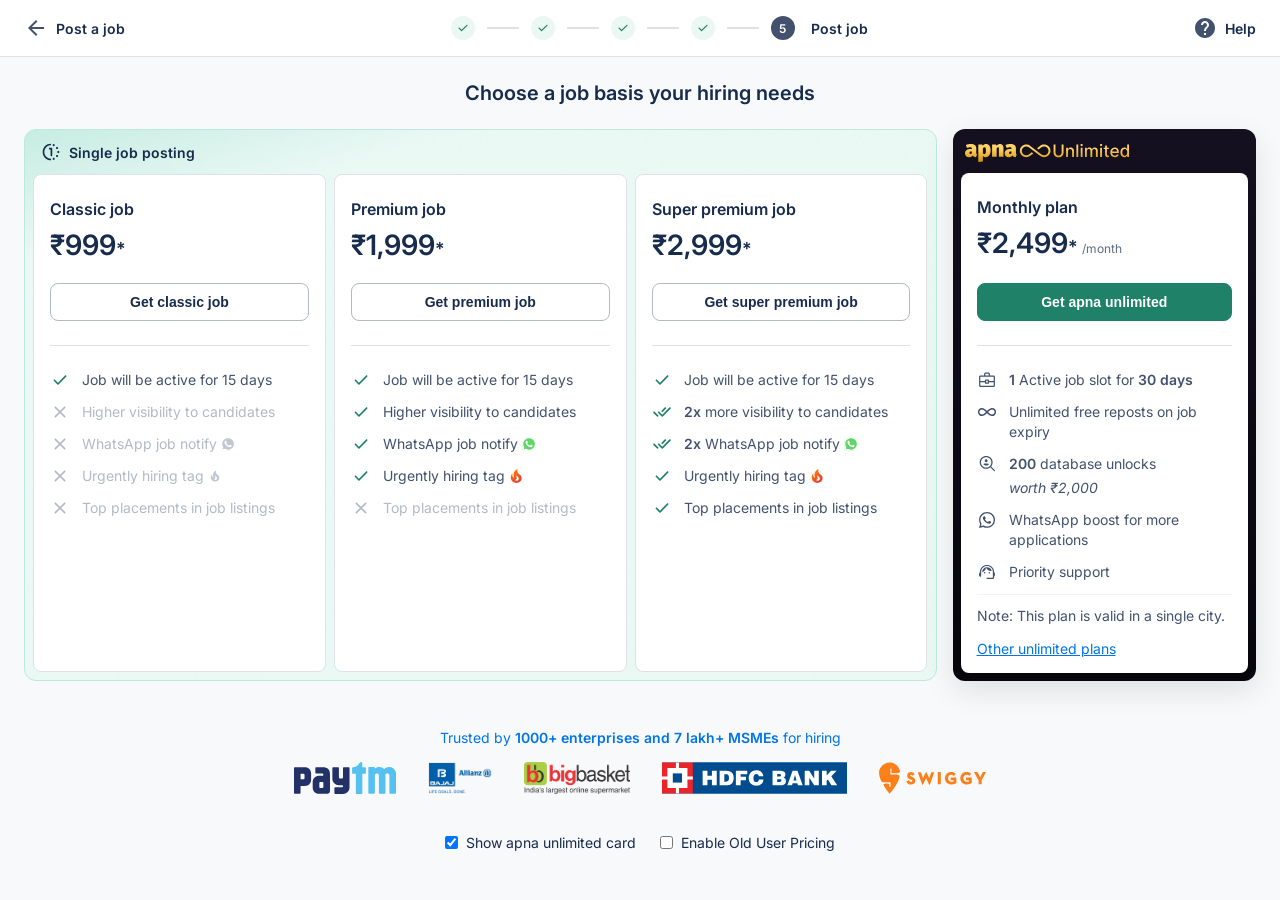
<file: index.html>
<!DOCTYPE html>
<html lang="en">
<head>
  <meta charset="UTF-8">
  <meta name="viewport" content="width=device-width, initial-scale=1.0">
  <title>Subscription Plan Page Prototype</title>
  <link rel="stylesheet" href="style.css">
</head>
<body>
  <nav class="top-nav">
    <div class="nav-left">
      <svg width="24" height="24" viewBox="0 0 24 24" fill="none" xmlns="http://www.w3.org/2000/svg">
        <path d="M20 11H7.83L13.42 5.41L12 4L4 12L12 20L13.41 18.59L7.83 13H20V11Z" fill="#42526E"/>
      </svg>
      <span class="nav-title">Post a job</span>
    </div>
    <div class="nav-center">
      <div class="step completed"><img src="assets/check.svg" alt="done"></div>
      <div class="step-line"></div>
      <div class="step completed"><img src="assets/check.svg" alt="done"></div>
      <div class="step-line"></div>
      <div class="step completed"><img src="assets/check.svg" alt="done"></div>
      <div class="step-line"></div>
      <div class="step completed"><img src="assets/check.svg" alt="done"></div>
      <div class="step-line"></div>
      <div class="step active">5</div>
      <span class="step-text">Post job</span>
    </div>
    <div class="nav-right">
      <svg width="24" height="24" viewBox="0 0 24 24" fill="none" xmlns="http://www.w3.org/2000/svg">
        <path d="M12 2C6.48 2 2 6.48 2 12C2 17.52 6.48 22 12 22C17.52 22 22 17.52 22 12C22 6.48 17.52 2 12 2ZM13 19H11V17H13V19ZM15.07 11.25L14.17 12.17C13.45 12.9 13 13.5 13 15H11V14.5C11 13.4 11.45 12.4 12.17 11.67L13.41 10.41C13.78 10.05 14 9.55 14 9C14 7.9 13.1 7 12 7C10.9 7 10 7.9 10 9H8C8 6.79 9.79 5 12 5C14.21 5 16 6.79 16 9C16 9.88 15.64 10.68 15.07 11.25Z" fill="#42526E"/>
      </svg>
      <span>Help</span>
    </div>
  </nav>

  <div class="container">
    <div class="header">
      Choose a job basis your hiring needs
    </div>

    <div class="plan-section">
      <!-- Single Job Postings -->
      <div class="wrapper-box single-jobs-wrapper">
        <div class="wrapper-header single-jobs-header">
          <img src="assets/clock.svg" alt="clock">
          <span>Single job posting</span>
        </div>
        
        <div class="wrapper-body">
          <div class="single-jobs-cards">
            
            <!-- Classic Job -->
            <div class="card bordered" onclick="openModal(this, 'Classic')">
              <div class="card-title">Classic job</div>
              <div class="card-price">
                <span class="active-price new-user-price">₹999</span>
                <span class="active-price old-user-price">₹699</span><span class="asterisk">*</span>
                <span class="strikethrough-price">₹999</span>
              </div>
              <button class="btn">Get classic job</button>
              <ul class="features">
                <li class="feature">
                  <img src="assets/check.svg" class="icon" alt="check">
                  <span class="feature-text">Job will be active for 15 days</span>
                </li>
                <li class="feature disabled">
                  <img src="assets/close.svg" class="icon" alt="cross">
                  <span class="feature-text">Higher visibility to candidates</span>
                </li>
                <li class="feature disabled">
                  <img src="assets/close.svg" class="icon" alt="cross">
                  <span class="feature-text">
                    WhatsApp job notify 
                    <img src="assets/whatsapp-gray.svg" class="inline-icon" alt="wa">
                  </span>
                </li>
                <li class="feature disabled">
                  <img src="assets/close.svg" class="icon" alt="cross">
                  <span class="feature-text">
                    Urgently hiring tag 
                    <img src="assets/hot-gray.svg" class="inline-icon" alt="hot">
                  </span>
                </li>
                <li class="feature disabled">
                  <img src="assets/close.svg" class="icon" alt="cross">
                  <span class="feature-text">Top placements in job listings</span>
                </li>
              </ul>
            </div>

            <!-- Premium Job -->
            <div class="card premium" onclick="openModal(this, 'Premium')">
              <div class="card-title">Premium job</div>
              <div class="card-price">
                <span class="active-price new-user-price">₹1,999</span>
                <span class="active-price old-user-price">₹1,399</span><span class="asterisk">*</span>
                <span class="strikethrough-price">₹1,999</span>
              </div>
              <button class="btn">Get premium job</button>
              <ul class="features">
                <li class="feature">
                  <img src="assets/check.svg" class="icon" alt="check">
                  <span class="feature-text">Job will be active for 15 days</span>
                </li>
                <li class="feature">
                  <img src="assets/check.svg" class="icon" alt="check">
                  <span class="feature-text">Higher visibility to candidates</span>
                </li>
                <li class="feature">
                  <img src="assets/check.svg" class="icon" alt="check">
                  <span class="feature-text">
                    WhatsApp job notify 
                    <img src="assets/whatsapp-green.svg" class="inline-icon" alt="wa">
                  </span>
                </li>
                <li class="feature">
                  <img src="assets/check.svg" class="icon" alt="check">
                  <span class="feature-text">
                    Urgently hiring tag 
                    <img src="assets/hot-red.svg" class="inline-icon" alt="hot">
                  </span>
                </li>
                <li class="feature disabled">
                  <img src="assets/close.svg" class="icon" alt="cross">
                  <span class="feature-text">Top placements in job listings</span>
                </li>
              </ul>
            </div>

            <!-- Super Premium Job -->
            <div class="card bordered" onclick="openModal(this, 'Super premium')">
              <div class="card-title">Super premium job</div>
              <div class="card-price">
                <span class="active-price new-user-price">₹2,999</span>
                <span class="active-price old-user-price">₹2,799</span><span class="asterisk">*</span>
                <span class="strikethrough-price">₹2,999</span>
              </div>
              <button class="btn">Get super premium job</button>
              <ul class="features">
                <li class="feature">
                  <img src="assets/check.svg" class="icon" alt="check">
                  <span class="feature-text">Job will be active for 15 days</span>
                </li>
                <li class="feature">
                  <img src="assets/done_all.svg" class="icon" alt="done">
                  <span class="feature-text"><span class="bold">2x</span> more visibility to candidates</span>
                </li>
                <li class="feature">
                  <img src="assets/done_all.svg" class="icon" alt="done">
                  <span class="feature-text">
                    <span class="bold">2x</span> WhatsApp job notify 
                    <img src="assets/whatsapp-green.svg" class="inline-icon" alt="wa">
                  </span>
                </li>
                <li class="feature">
                  <img src="assets/check.svg" class="icon" alt="check">
                  <span class="feature-text">
                    Urgently hiring tag 
                    <img src="assets/hot-red.svg" class="inline-icon" alt="hot">
                  </span>
                </li>
                <li class="feature">
                  <img src="assets/check.svg" class="icon" alt="check">
                  <span class="feature-text">Top placements in job listings</span>
                </li>
              </ul>
            </div>

          </div>
        </div>
      </div>

      <!-- Monthly Plan (apna Unlimited) -->
      <div class="wrapper-box monthly-wrapper">
        <div class="wrapper-header monthly-header">
          <img src="assets/logo-unlimited.svg" alt="apna Unlimited">
        </div>
        
        <div class="wrapper-body">
          <div class="card">
            <div class="card-title">Monthly plan</div>
            <div class="card-price">
              <span>₹2,499</span><span class="asterisk">*</span><span class="monthly-price-suffix">/month</span>
            </div>
            <button class="btn primary" onclick="window.location.href='checkout.html?plan=Monthly&price=2499'">Get apna unlimited</button>
            
            <ul class="features">
              <li class="feature">
                <img src="assets/business.svg" class="icon" alt="business">
                <span class="feature-text">
                  <span class="bold">1</span> Active job slot for <span class="bold">30 days</span>
                </span>
              </li>
              <li class="feature">
                <img src="assets/infinite.svg" class="icon" alt="infinite">
                <span class="feature-text">Unlimited free reposts on job expiry</span>
              </li>
              <li class="feature">
                <img src="assets/shield.svg" class="icon" alt="shield">
                <span class="feature-text">
                  <span class="bold">200</span> database unlocks <span class="italic">worth ₹2,000</span>
                </span>
              </li>
              <li class="feature">
                <img src="assets/whatsapp-solid.svg" class="icon" alt="wa-solid">
                <span class="feature-text">WhatsApp boost for more applications</span>
              </li>
              <li class="feature">
                <img src="assets/support.svg" class="icon" alt="support">
                <span class="feature-text">Priority support</span>
              </li>
            </ul>

            <div class="note">
              Note: This plan is valid in a single city.
            </div>
            <a href="plans.html" class="explore-link">Other unlimited plans</a>
          </div>
        </div>
      </div>

    </div>

    <div class="trust-section">
      <div class="trust-title">
        Trusted by <span class="bold">1000+ enterprises and 7 lakh+ MSMEs</span> for hiring
      </div>
      <div class="trust-logos">
        <img src="assets/logo-paytm.svg" alt="Paytm">
        <img src="assets/logo-bajaj.png" alt="Bajaj">
        <img src="assets/logo-bigbasket.png" alt="Bigbasket">
        <img src="assets/logo-hdfc.svg" alt="HDFC">
        <img src="assets/logo-swiggy.svg" alt="Swiggy">
      </div>
    </div>
    
    <!-- Dev Toggle -->
    <div style="text-align: center; margin-top: 40px; margin-bottom: 20px; display: flex; justify-content: center; gap: 24px;">
      <label style="cursor: pointer; font-size: 14px; color: var(--neutral-600); display: inline-flex; align-items: center; gap: 8px;">
        <input type="checkbox" id="toggle-monthly" checked>
        Show apna unlimited card
      </label>
      
      <label style="cursor: pointer; font-size: 14px; color: var(--neutral-600); display: inline-flex; align-items: center; gap: 8px;">
        <input type="checkbox" id="toggle-old-user">
        Enable Old User Pricing
      </label>
    </div>
    
    <script>
      (function() {
        const toggle = document.getElementById('toggle-monthly');
        const wrapper = document.querySelector('.monthly-wrapper');
        const premiumCard = document.querySelectorAll('.single-jobs-cards .card')[1];
        
        function updatePremiumCardState(isMonthlyShown) {
          if (premiumCard) {
            if (isMonthlyShown) {
              premiumCard.classList.remove('premium');
              premiumCard.classList.add('bordered');
            } else {
              premiumCard.classList.remove('bordered');
              premiumCard.classList.add('premium');
            }
          }
        }

        // Restore state
        const storedState = localStorage.getItem('showMonthlyCard');
        if (storedState !== null) {
          const isChecked = storedState === 'true';
          toggle.checked = isChecked;
          if (wrapper) wrapper.style.display = isChecked ? 'block' : 'none';
          updatePremiumCardState(isChecked);
        } else {
          // Default state (checked = true)
          updatePremiumCardState(true);
        }
        
        // Save state on change
        toggle.addEventListener('change', function() {
          if (wrapper) wrapper.style.display = this.checked ? 'block' : 'none';
          localStorage.setItem('showMonthlyCard', this.checked);
          updatePremiumCardState(this.checked);
        });
        const oldUserToggle = document.getElementById('toggle-old-user');
        const jobsWrapper = document.querySelector('.single-jobs-wrapper');
        
        // Restore old user state
        const oldUserState = localStorage.getItem('isOldUser');
        if (oldUserState !== null) {
          const isOld = oldUserState === 'true';
          oldUserToggle.checked = isOld;
          if (isOld) {
            jobsWrapper.classList.add('old-user-active');
          }
        }
        
        oldUserToggle.addEventListener('change', function() {
          if (this.checked) {
            jobsWrapper.classList.add('old-user-active');
          } else {
            jobsWrapper.classList.remove('old-user-active');
          }
          localStorage.setItem('isOldUser', this.checked);
        });
      })();
    </script>
  </div>

  <!-- Upsell Modal -->
  <div class="modal-overlay" id="upsellModal">
    <div class="modal-content">
      <div class="modal-close" onclick="closeModal()">
        <img src="assets/close.svg" alt="close">
      </div>
      <div class="modal-title">Buy more, <span class="save-text">save</span> more</div>
      
      <div class="upsell-cards">
        <!-- 1 Job -->
        <div class="upsell-card active" onclick="selectUpsell(this, 1)">
          <div class="upsell-price-row">
            <span class="upsell-price" id="upsell-1-price">₹1,999</span>
          </div>
          <div class="upsell-desc">1 <span class="upsell-plan-name">Premium</span> Job</div>
        </div>
        
        <!-- 4 Jobs -->
        <div class="upsell-card" onclick="selectUpsell(this, 4)">
          <div class="upsell-desc-row">
            <div class="upsell-desc">4 <span class="upsell-plan-name">Premium</span> Jobs</div>
            <div class="upsell-tag" id="upsell-4-save">Save 10%</div>
          </div>
          <div class="upsell-price-row">
            <span class="upsell-old-price" id="upsell-4-old">₹7,996</span>
            <span class="upsell-price" id="upsell-4-price">₹7,196</span>
          </div>
        </div>

        <!-- 8 Jobs -->
        <div class="upsell-card" onclick="selectUpsell(this, 8)">
          <div class="upsell-desc-row">
            <div class="upsell-desc">8 <span class="upsell-plan-name">Premium</span> Jobs</div>
            <div class="upsell-tag" id="upsell-8-save">Save 20%</div>
          </div>
          <div class="upsell-price-row">
            <span class="upsell-old-price" id="upsell-8-old">₹15,992</span>
            <span class="upsell-price" id="upsell-8-price">₹12,793</span>
          </div>
        </div>
      </div>
      <button class="btn primary modal-continue-btn" id="upsell-btn" style="width: 100%;" onclick="goToCheckout()">Proceed to pay</button>
    </div>
  </div>

  <!-- Monthly Upsell Modal (Cross-sell) -->
  <div class="modal-overlay" id="monthlyUpsellModal">
    <div class="modal-content cross-sell-modal">
      <div class="modal-close" onclick="closeMonthlyModal()">
        <img src="assets/close.svg" alt="close">
      </div>
      <div class="modal-title">
        Get 30-day unlimited hiring for just <span class="save-text" id="monthly-diff-price">₹1,100</span> more
      </div>
      
      <div class="cross-sell-container">
        <!-- Left Side: Single Job -->
        <div class="wrapper-container single-jobs-container" style="margin-top:0; width: 100%;">
          <div class="wrapper-header single-jobs-header" style="justify-content: flex-start; padding-left: 16px;">
            <img src="assets/clock.svg" alt="clock">
            <span>Single job posting</span>
          </div>
          <div class="wrapper-body" style="padding: 0 8px 8px 8px;">
            <div class="card bordered" id="monthly-upsell-left-card">
              <div class="card-title" id="mu-plan-name">Classic job</div>
              <div class="card-price">
                <span id="mu-plan-price">₹999</span><span class="asterisk">*</span>
              </div>
              <div id="mu-plan-features" style="margin-bottom: 24px;">
                <!-- Injected dynamically -->
              </div>
              <button class="btn" style="margin-bottom:0;" id="mu-btn-continue" onclick="continueWithSingleJob()">Continue with classic job</button>
            </div>
          </div>
        </div>

        <!-- Right Side: Apna Unlimited -->
        <div class="wrapper-container monthly-wrapper" style="margin-top:0; width: 100%;">
          <div class="wrapper-header monthly-header" style="justify-content: flex-start; padding-left: 16px;">
            <img src="assets/logo-unlimited.svg" alt="apna Unlimited">
          </div>
          <div class="wrapper-body" style="padding: 0 8px 8px 8px;">
            <div class="card">
              <div class="card-title">Monthly plan</div>
              <div class="card-price">
                <span>₹2,499</span><span class="asterisk">*</span> <span class="monthly-price-suffix">/month</span>
              </div>
              <ul class="features">
                <li class="feature">
                  <img src="assets/business.svg" class="icon" alt="business">
                  <span class="feature-text">
                    <span class="bold">1</span> Active job slot for <span class="bold">30 days</span>
                  </span>
                </li>
                <li class="feature">
                  <img src="assets/infinite.svg" class="icon" alt="infinite">
                  <span class="feature-text">Unlimited free reposts on job expiry</span>
                </li>
                <li class="feature">
                  <img src="assets/shield.svg" class="icon" alt="shield">
                  <span class="feature-text">
                    <span class="bold">200</span> database unlocks <span class="italic">worth ₹2,000</span>
                  </span>
                </li>
                <li class="feature">
                  <img src="assets/whatsapp-solid.svg" class="icon" alt="wa-solid">
                  <span class="feature-text">WhatsApp boost for more applications</span>
                </li>
                <li class="feature">
                  <img src="assets/support.svg" class="icon" alt="support">
                  <span class="feature-text">Priority support</span>
                </li>
              </ul>
              <div class="note" style="margin-top: 24px; margin-bottom: 24px;">Note: This plan is valid in a single city.</div>
              <button class="btn primary" style="margin-bottom:0;" onclick="switchToMonthly()">Switch to apna unlimited</button>
            </div>
          </div>
        </div>
      </div>
    </div>
  </div>

  <script src="script.js"></script>
</body>
</html>
</file>
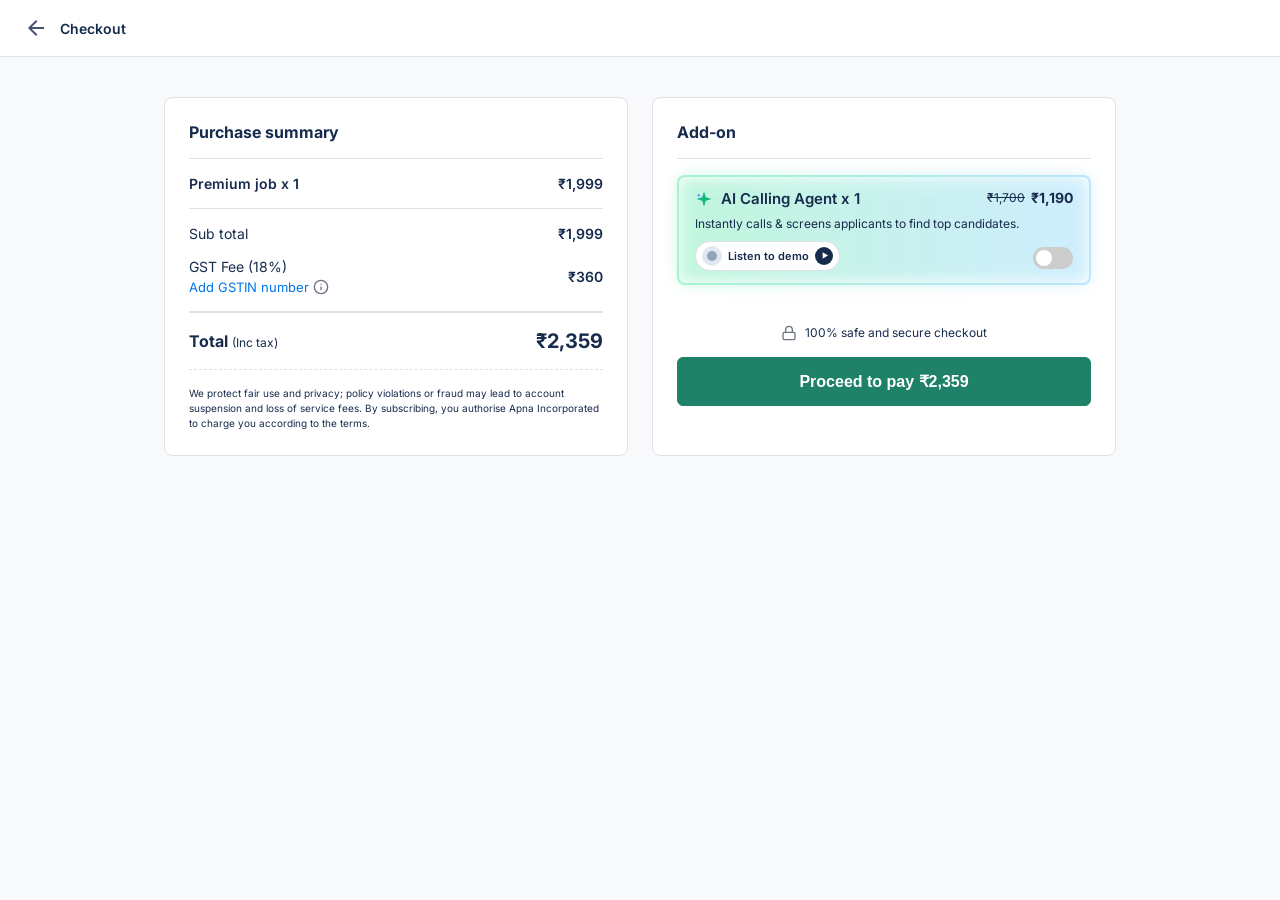
<file: checkout.html>
<!DOCTYPE html>
<html lang="en">
<head>
  <meta charset="UTF-8">
  <meta name="viewport" content="width=device-width, initial-scale=1.0">
  <title>Checkout | Apna</title>
  <link rel="stylesheet" href="style.css">
  <link href="https://fonts.googleapis.com/css2?family=Inter:wght@400;500;600;700&display=swap" rel="stylesheet">
</head>
<body class="bg-light">

  <!-- Minimal Top Navigation -->
  <nav class="top-nav minimal-nav">
    <div class="nav-left">
      <a href="index.html" class="back-link-minimal">
        <svg width="24" height="24" viewBox="0 0 24 24" fill="none" xmlns="http://www.w3.org/2000/svg">
          <path d="M20 11H7.83L13.42 5.41L12 4L4 12L12 20L13.41 18.59L7.83 13H20V11Z" fill="#42526E"/>
        </svg>
        <span class="nav-checkout-title">Checkout</span>
      </a>
    </div>
  </nav>

  <!-- Main Checkout Container -->
  <div class="checkout-wrapper">
    
    <div class="checkout-grid new-layout single-job-checkout">
      
      <!-- LEFT COLUMN: Purchase Summary -->
      <div class="checkout-left">
        <div class="purchase-summary-card">
          <h2 class="card-section-title">Purchase summary</h2>

          <div class="divider"></div>
          
          <div class="summary-content">
            <div class="line-item">
              <span id="summary-plan-name" class="bold-text">Premium job x 1</span>
              <span id="summary-plan-price" class="bold-text">₹1,999</span>
            </div>

            <!-- Bulk Discount Line Item -->
            <div class="line-item hidden" id="summary-bulk-discount">
              <span class="gray-text">Bulk discount</span>
              <span id="summary-discount-val" class="bold-text" style="color: var(--core-green);">-₹0</span>
            </div>

            <div class="line-item hidden" id="summary-ai-addon">
              <span class="bold-text">AI Calling Agent x 1</span>
              <span class="bold-text">₹1,190</span>
            </div>
            
            <div class="divider"></div>
            
            <div class="line-item">
              <span class="gray-text">Sub total</span>
              <span id="summary-subtotal" class="bold-text">₹1,999</span>
            </div>
            
            <div class="line-item tax-row">
              <div class="tax-label-col">
                <span class="gray-text">GST Fee (18%)</span>
                <div class="gst-link-row">
                  <a href="#" class="add-gst-link">Add GSTIN number</a>
                  <svg width="16" height="16" viewBox="0 0 24 24" fill="none" xmlns="http://www.w3.org/2000/svg">
                    <path d="M12 22C17.5228 22 22 17.5228 22 12C22 6.47715 17.5228 2 12 2C6.47715 2 2 6.47715 2 12C2 17.5228 6.47715 22 12 22Z" stroke="#6B7280" stroke-width="2" stroke-linecap="round" stroke-linejoin="round"/>
                    <path d="M12 16V12" stroke="#6B7280" stroke-width="2" stroke-linecap="round" stroke-linejoin="round"/>
                    <path d="M12 8H12.01" stroke="#6B7280" stroke-width="2" stroke-linecap="round" stroke-linejoin="round"/>
                  </svg>
                </div>
              </div>
              <span id="summary-tax" class="bold-text">₹360</span>
            </div>
            
            <div class="divider thick"></div>
            
            <div class="line-item total-row">
              <div class="total-label">Total <span class="inc-tax">(Inc tax)</span></div>
              <span id="summary-total" class="total-price">₹2,359</span>
            </div>
            
            <p class="disclaimer summary-disclaimer">
              We protect fair use and privacy; policy violations or fraud may lead to account suspension and loss of service fees. By subscribing, you authorise Apna Incorporated to charge you according to the terms.
            </p>
          </div>
        </div>
      </div>

      <!-- RIGHT COLUMN: Select Add-on -->
      <div class="checkout-right">
        <div class="addon-section-card">
          <h2 class="card-section-title">Add-on</h2>
          
          <div class="divider"></div>
          
          <!-- AI Add-on Box inside right column -->
          <div class="ai-addon-card" id="ai-addon-box">
            <!-- Row 1: Title & Price -->
            <div class="addon-top-row">
              <div class="addon-title-left">
                <svg width="18" height="18" viewBox="0 0 24 24" fill="none" xmlns="http://www.w3.org/2000/svg">
                  <path d="M12 2L14.4 9.6L22 12L14.4 14.4L12 22L9.6 14.4L2 12L9.6 9.6L12 2Z" fill="#10b981"/>
                  <path d="M5 4L5.6 6.4L8 7L5.6 7.6L5 10L4.4 7.6L2 7L4.4 6.4L5 4Z" fill="#3b82f6"/>
                </svg>
                <h3>AI Calling Agent x 1</h3>
              </div>

              <div class="addon-price-block">
                <span class="addon-old-price">₹1,700</span>
                <span class="addon-price">₹1,190</span>
              </div>
            </div>

            <!-- Row 2: Description -->
            <p class="addon-desc">Instantly calls & screens applicants to find top candidates.</p>

            <!-- Row 3: Chips & Toggle Switch -->
            <div class="addon-bottom-row">
              <div class="audio-previews compact-previews">
                <div class="audio-pill">
                  <div class="audio-avatar">
                    <div class="avatar-circle"></div>
                  </div>
                  <div class="audio-info">
                    <div class="audio-lang">Listen to demo</div>
                  </div>
                  <div class="play-btn-mock">▶</div>
                </div>
              </div>
              
              <div class="addon-toggle">
                <label class="switch">
                  <input type="checkbox" id="ai-toggle-btn" onchange="toggleAIAddon()">
                  <span class="slider round"></span>
                </label>
              </div>
            </div>
          </div>

          <div class="secure-checkout">
            <svg width="16" height="16" viewBox="0 0 24 24" fill="none" xmlns="http://www.w3.org/2000/svg">
              <path d="M19 11H5C3.89543 11 3 11.8954 3 13V20C3 21.1046 3.89543 22 5 22H19C20.1046 22 21 21.1046 21 20V13C21 11.8954 20.1046 11 19 11Z" stroke="#6B7280" stroke-width="2" stroke-linecap="round" stroke-linejoin="round"/>
              <path d="M7 11V7C7 5.67392 7.52678 4.40215 8.46447 3.46447C9.40215 2.52678 10.6739 2 12 2C13.3261 2 14.5979 2.52678 15.5355 3.46447C16.4732 4.40215 17 5.67392 17 7V11" stroke="#6B7280" stroke-width="2" stroke-linecap="round" stroke-linejoin="round"/>
            </svg>
            100% safe and secure checkout
          </div>

          <button class="btn primary proceed-btn" id="proceed-btn">Proceed to pay ₹2,359</button>

        </div>
      </div>
    </div>

    <!-- Monthly Checkout Grid (Hidden by Default) -->
    <div class="checkout-grid new-layout monthly-checkout" style="display: none;">
      <!-- LEFT COLUMN -->
      <div class="checkout-left">
        <div class="purchase-summary-card">
          <div class="summary-header-monthly" style="display: flex; justify-content: space-between; align-items: center; margin-bottom: 16px;">
            <h2 class="card-section-title" style="margin-bottom: 0; padding-bottom: 0; border: none;">Purchase summary</h2>
          </div>

          <div class="divider" style="margin-top: 0;"></div>
          
          <div class="line-item monthly-plan-name" style="align-items: flex-start; margin-bottom: 16px;">
            <div class="plan-desc" style="display: flex; flex-direction: column; gap: 4px;">
              <span class="plan-title" style="font-weight: 600; color: var(--neutral-800);">Monthly plan</span>
              <span class="plan-subtext" style="font-size: 12px; color: var(--neutral-600);">(<span class="bold">1 active</span> job slot + <span class="bold">200 Database</span> credits for 30 days)</span>
            </div>
            <span class="item-price" id="monthly-base-price">₹2,499</span>
          </div>

          <div class="line-item discount-row" id="monthly-discount-row">
            <span style="color: var(--neutral-600);">Auto pay discount (5%)</span>
            <span class="item-price discount-val" id="monthly-discount-val" style="color: var(--core-green);"></span>
          </div>

          <div class="divider" style="margin: 16px 0;"></div>

          <div class="line-item">
            <span>Sub total</span>
            <span class="item-price" id="monthly-subtotal"></span>
          </div>

          <div class="line-item tax-row" style="margin-bottom: 4px;">
            <span>GST Fee (18%)</span>
            <span class="item-price" id="monthly-tax"></span>
          </div>
          <div class="gst-link">
            <a href="#">Add GSTIN number</a>
            <svg width="14" height="14" viewBox="0 0 24 24" fill="none" xmlns="http://www.w3.org/2000/svg">
              <path d="M12 22C17.5228 22 22 17.5228 22 12C22 6.47715 17.5228 2 12 2C6.47715 2 2 6.47715 2 12C2 17.5228 6.47715 22 12 22Z" stroke="#6B7280" stroke-width="2"/>
              <path d="M12 16V12M12 8H12.01" stroke="#6B7280" stroke-width="2" stroke-linecap="round"/>
            </svg>
          </div>

          <div class="divider"></div>

          <div class="line-item total-row">
            <span class="total-label">Total <span class="inc-tax">(Inc tax)</span></span>
            <span class="total-price" id="monthly-total"></span>
          </div>
          
          <p class="disclaimer summary-disclaimer text-center" style="font-size: 10px; color: var(--neutral-600);">
            We protect fair use and privacy; policy violations or fraud may lead to account suspension and loss of service fees. By subscribing, you authorise Apna Incorporated to charge you according to the terms.
          </p>

        </div>
      </div>

      <!-- RIGHT COLUMN -->
      <div class="checkout-right">
        <div class="addon-section-card">
          <h2 class="card-section-title">Select payment mode</h2>
          <div class="divider"></div>
          
          <div class="payment-mode-options" style="display: flex; flex-direction: column; gap: 12px;">
            <!-- Auto Pay Option -->
            <label class="payment-option" id="option-autopay" style="border: 1px solid var(--core-green); border-radius: 8px; padding: 12px 16px; display: flex; align-items: center; justify-content: space-between; cursor: pointer; background-color: #F8FCFA;">
              <div class="option-content">
                <div class="option-header" style="display: flex; align-items: center; gap: 8px; margin-bottom: 4px;">
                  <span class="option-title" style="display: flex; align-items: center; gap: 6px; font-weight: 600; font-size: 14px; color: var(--neutral-800);">
                    <svg width="16" height="16" viewBox="0 0 24 24" fill="none" stroke="currentColor" stroke-width="2"><path d="M3 12a9 9 0 1 0 9-9 9.75 9.75 0 0 0-6.74 2.74L3 8"/><path d="M3 3v5h5"/></svg>
                    Auto pay
                  </span>
                  <span class="badge green" style="background-color: var(--core-green); color: white; padding: 2px 8px; border-radius: 12px; font-size: 10px; font-weight: 600; display: flex; align-items: center; gap: 4px;">
                    <svg width="10" height="10" viewBox="0 0 24 24" fill="none" stroke="currentColor" stroke-width="2"><path d="M12 2l3.09 6.26L22 9.27l-5 4.87 1.18 6.88L12 17.77l-6.18 3.25L7 14.14 2 9.27l6.91-1.01L12 2z"/></svg>
                    Extra 5% off
                  </span>
                </div>
                <div class="option-subtext" style="font-size: 12px; color: var(--neutral-500);">Uninterrupted hiring</div>
              </div>
              <input type="radio" name="payment-mode" value="autopay" checked onchange="updateMonthlyTotals()" style="width: 20px; height: 20px; accent-color: var(--core-green);">
            </label>

            <!-- One Time Option -->
            <label class="payment-option" id="option-onetime" style="border: 1px solid var(--neutral-200); border-radius: 8px; padding: 12px 16px; display: flex; align-items: center; justify-content: space-between; cursor: pointer;">
              <div class="option-content">
                <div class="option-header" style="margin-bottom: 4px;">
                  <span class="option-title" style="display: flex; align-items: center; gap: 6px; font-weight: 600; font-size: 14px; color: var(--neutral-800);">
                    <span style="font-family: monospace; font-size: 14px;">₹</span> One-time
                  </span>
                </div>
                <div class="option-subtext" style="font-size: 12px; color: var(--neutral-500);">Expires after 30 days</div>
              </div>
              <input type="radio" name="payment-mode" value="onetime" onchange="updateMonthlyTotals()" style="width: 20px; height: 20px; accent-color: var(--core-green);">
            </label>
          </div>

          <div class="secure-checkout">
            <svg width="16" height="16" viewBox="0 0 24 24" fill="none" xmlns="http://www.w3.org/2000/svg">
              <path d="M19 11H5C3.89543 11 3 11.8954 3 13V20C3 21.1046 3.89543 22 5 22H19C20.1046 22 21 21.1046 21 20V13C21 11.8954 20.1046 11 19 11Z" stroke="#6B7280" stroke-width="2" stroke-linecap="round" stroke-linejoin="round"/>
              <path d="M7 11V7C7 5.67392 7.52678 4.40215 8.46447 3.46447C9.40215 2.52678 10.6739 2 12 2C13.3261 2 14.5979 2.52678 15.5355 3.46447C16.4732 4.40215 17 5.67392 17 7V11" stroke="#6B7280" stroke-width="2" stroke-linecap="round" stroke-linejoin="round"/>
            </svg>
            100% safe and secure checkout
          </div>

          <button class="btn primary proceed-btn" id="monthly-proceed-btn">Subscribe ₹2,802 /month</button>

          <!-- Auto Renew Box -->
          <div class="auto-renew-box" id="monthly-autorenew-box">
            <div style="border-top: 1px dashed var(--neutral-200); margin: 16px 0 20px;"></div>
            <p class="renew-text" style="font-size: 11px; color: var(--neutral-600); margin-bottom: 16px; text-align: center;">
              Your plan will automatically renew on <span id="renew-date" class="bold" style="color: var(--neutral-800);"></span><br> for <span class="bold" id="renew-amount" style="color: var(--neutral-800);"></span> /month (inc. GST)
            </p>
            <div class="renew-icons" style="display: flex; justify-content: center; gap: 16px; font-size: 10px; color: var(--neutral-500);">
              <div class="renew-icon-item" style="display: flex; align-items: center; gap: 4px;">
                <svg width="12" height="12" viewBox="0 0 24 24" fill="none" stroke="currentColor" stroke-width="2"><path d="M3 12a9 9 0 1 0 9-9 9.75 9.75 0 0 0-6.74 2.74L3 8"/><path d="M3 3v5h5"/></svg>
                Auto-renew
              </div>
              <div class="renew-icon-item" style="display: flex; align-items: center; gap: 4px;">
                <svg width="12" height="12" viewBox="0 0 24 24" fill="none" stroke="currentColor" stroke-width="2"><path d="M4 4h16c1.1 0 2 .9 2 2v12c0 1.1-.9 2-2 2H4c-1.1 0-2-.9-2-2V6c0-1.1.9-2 2-2z"/><polyline points="22,6 12,13 2,6"/></svg>
                Renewal reminder
              </div>
              <div class="renew-icon-item" style="display: flex; align-items: center; gap: 4px;">
                <svg width="12" height="12" viewBox="0 0 24 24" fill="none" stroke="currentColor" stroke-width="2"><circle cx="12" cy="12" r="10"/><line x1="4.93" y1="4.93" x2="19.07" y2="19.07"/></svg>
                Stop or cancel anytime
              </div>
            </div>
          </div>
        </div>
      </div>
    </div>

  </div>

  <script src="checkout.js"></script>
</body>
</html>
</file>
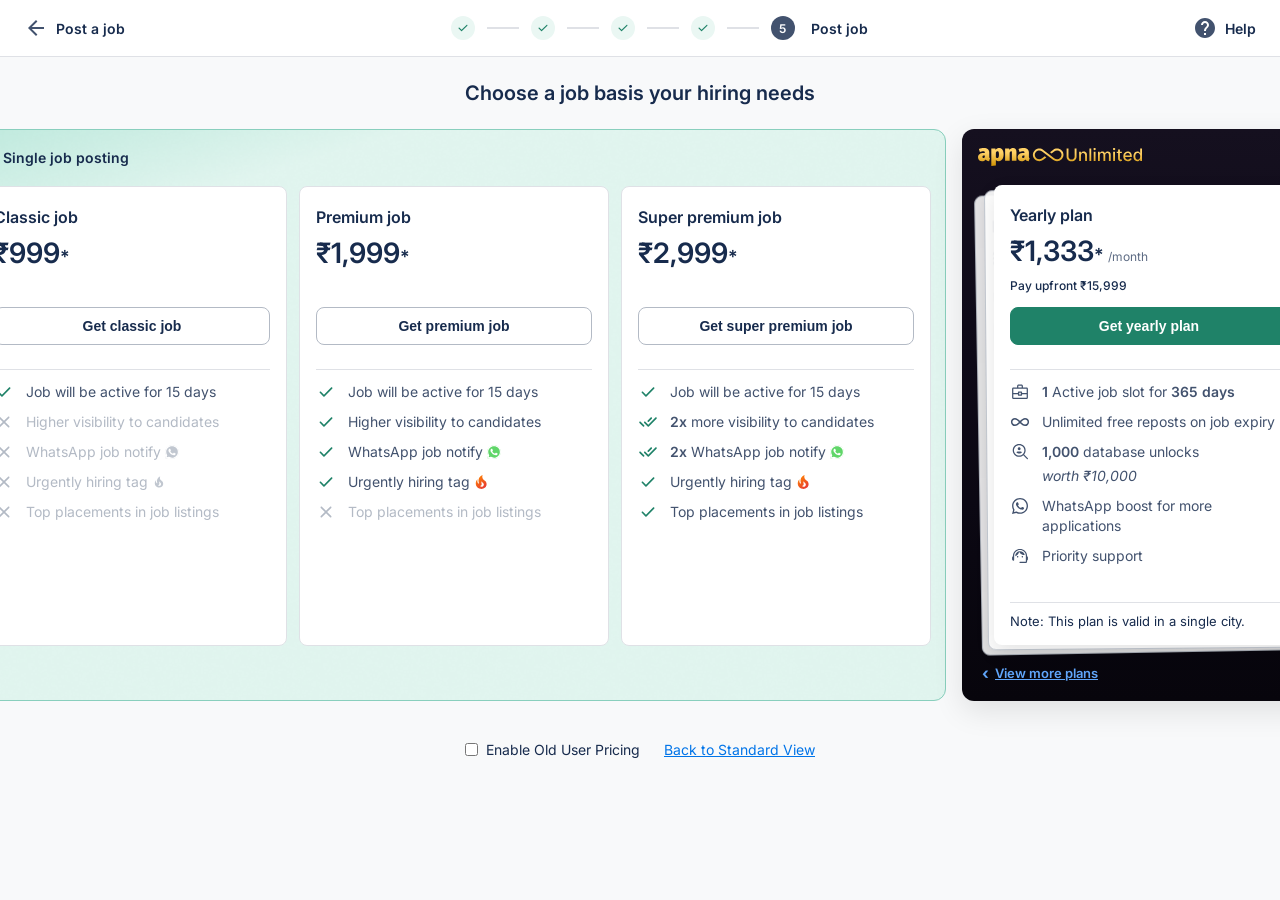
<file: experiment.html>
<!DOCTYPE html>
<html lang="en">
<head>
  <meta charset="UTF-8">
  <meta name="viewport" content="width=device-width, initial-scale=1.0">
  <title>Pricing Plans Experiment | apna</title>
  <link rel="preconnect" href="https://fonts.googleapis.com">
  <link rel="preconnect" href="https://fonts.gstatic.com" crossorigin>
  <link href="https://fonts.googleapis.com/css2?family=Open+Sans:wght@400;500;600;700;800&display=swap" rel="stylesheet">
  <link rel="stylesheet" href="style.css">
  <link rel="stylesheet" href="experiment.css">
</head>
<body>

  <!-- Top Navigation -->
  <nav class="top-nav">
    <div class="nav-left">
      <svg width="24" height="24" viewBox="0 0 24 24" fill="none" xmlns="http://www.w3.org/2000/svg">
        <path d="M20 11H7.83L13.42 5.41L12 4L4 12L12 20L13.41 18.59L7.83 13H20V11Z" fill="#42526E"/>
      </svg>
      <span class="nav-title">Post a job</span>
    </div>
    <div class="nav-center">
      <div class="step completed"><img src="assets/check.svg" alt="done"></div>
      <div class="step-line"></div>
      <div class="step completed"><img src="assets/check.svg" alt="done"></div>
      <div class="step-line"></div>
      <div class="step completed"><img src="assets/check.svg" alt="done"></div>
      <div class="step-line"></div>
      <div class="step completed"><img src="assets/check.svg" alt="done"></div>
      <div class="step-line"></div>
      <div class="step active">5</div>
      <span class="step-text">Post job</span>
    </div>
    <div class="nav-right">
      <svg width="24" height="24" viewBox="0 0 24 24" fill="none" xmlns="http://www.w3.org/2000/svg">
        <path d="M12 2C6.48 2 2 6.48 2 12C2 17.52 6.48 22 12 22C17.52 22 22 17.52 22 12C22 6.48 17.52 2 12 2ZM13 19H11V17H13V19ZM15.07 11.25L14.17 12.17C13.45 12.9 13 13.5 13 15H11V14.5C11 13.4 11.45 12.4 12.17 11.67L13.41 10.41C13.78 10.05 14 9.55 14 9C14 7.9 13.1 7 12 7C10.9 7 10 7.9 10 9H8C8 6.79 9.79 5 12 5C14.21 5 16 6.79 16 9C16 9.88 15.64 10.68 15.07 11.25Z" fill="#42526E"/>
      </svg>
      <span>Help</span>
    </div>
  </nav>

  <div class="container">
    <div class="header">
      Choose a job basis your hiring needs
    </div>

    <!-- Main Section -->
    <div class="plan-section exp-plan-section active-single" id="expSection">
      
      <!-- Single Job Postings Container -->
      <div class="wrapper-box single-jobs-wrapper exp-wrapper" id="singleWrapper" onclick="onContainerClick(event, 'single')">
        <div class="wrapper-header single-jobs-header">
          <div class="header-title">
            <img src="assets/clock.svg" alt="clock">
            <span>Single job posting</span>
          </div>
        </div>
        
        <div class="wrapper-body">
          <div class="deck-container">
            <div class="single-jobs-cards exp-cards-deck">
              
              <!-- Classic Job Card -->
              <div class="card bordered exp-card card-classic" onclick="handleCardClick(event, 'Classic')">
                <div class="card-title">Classic job</div>
                <div class="card-price">
                  <span class="active-price new-user-price">₹999</span>
                  <span class="active-price old-user-price">₹699</span><span class="asterisk">*</span>
                  <span class="strikethrough-price">₹999</span>
                </div>
                <div class="plan-upfront invisible">&nbsp;</div>
                <button class="btn" onclick="handleCardClick(event, 'Classic')">Get classic job</button>
                <ul class="features">
                  <li class="feature">
                    <img src="assets/check.svg" class="icon" alt="check">
                    <span class="feature-text">Job will be active for 15 days</span>
                  </li>
                  <li class="feature disabled">
                    <img src="assets/close.svg" class="icon" alt="cross">
                    <span class="feature-text">Higher visibility to candidates</span>
                  </li>
                  <li class="feature disabled">
                    <img src="assets/close.svg" class="icon" alt="cross">
                    <span class="feature-text">WhatsApp job notify <img src="assets/whatsapp-gray.svg" class="inline-icon" alt="wa"></span>
                  </li>
                  <li class="feature disabled">
                    <img src="assets/close.svg" class="icon" alt="cross">
                    <span class="feature-text">Urgently hiring tag <img src="assets/hot-gray.svg" class="inline-icon" alt="hot"></span>
                  </li>
                  <li class="feature disabled">
                    <img src="assets/close.svg" class="icon" alt="cross">
                    <span class="feature-text">Top placements in job listings</span>
                  </li>
                </ul>
              </div>

              <!-- Premium Job Card -->
              <div class="card bordered exp-card card-premium" onclick="handleCardClick(event, 'Premium')">
                <div class="card-title">Premium job</div>
                <div class="card-price">
                  <span class="active-price new-user-price">₹1,999</span>
                  <span class="active-price old-user-price">₹1,399</span><span class="asterisk">*</span>
                  <span class="strikethrough-price">₹1,999</span>
                </div>
                <div class="plan-upfront invisible">&nbsp;</div>
                <button class="btn" onclick="handleCardClick(event, 'Premium')">Get premium job</button>
                <ul class="features">
                  <li class="feature">
                    <img src="assets/check.svg" class="icon" alt="check">
                    <span class="feature-text">Job will be active for 15 days</span>
                  </li>
                  <li class="feature">
                    <img src="assets/check.svg" class="icon" alt="check">
                    <span class="feature-text">Higher visibility to candidates</span>
                  </li>
                  <li class="feature">
                    <img src="assets/check.svg" class="icon" alt="check">
                    <span class="feature-text">WhatsApp job notify <img src="assets/whatsapp-green.svg" class="inline-icon" alt="wa"></span>
                  </li>
                  <li class="feature">
                    <img src="assets/check.svg" class="icon" alt="check">
                    <span class="feature-text">Urgently hiring tag <img src="assets/hot-red.svg" class="inline-icon" alt="hot"></span>
                  </li>
                  <li class="feature disabled">
                    <img src="assets/close.svg" class="icon" alt="cross">
                    <span class="feature-text">Top placements in job listings</span>
                  </li>
                </ul>
              </div>

              <!-- Super Premium Job Card -->
              <div class="card bordered exp-card card-super" onclick="handleCardClick(event, 'Super premium')">
                <div class="card-title">Super premium job</div>
                <div class="card-price">
                  <span class="active-price new-user-price">₹2,999</span>
                  <span class="active-price old-user-price">₹2,799</span><span class="asterisk">*</span>
                  <span class="strikethrough-price">₹2,999</span>
                </div>
                <div class="plan-upfront invisible">&nbsp;</div>
                <button class="btn" onclick="handleCardClick(event, 'Super premium')">Get super premium job</button>
                <ul class="features">
                  <li class="feature">
                    <img src="assets/check.svg" class="icon" alt="check">
                    <span class="feature-text">Job will be active for 15 days</span>
                  </li>
                  <li class="feature">
                    <img src="assets/done_all.svg" class="icon" alt="done">
                    <span class="feature-text"><span class="bold">2x</span> more visibility to candidates</span>
                  </li>
                  <li class="feature">
                    <img src="assets/done_all.svg" class="icon" alt="done">
                    <span class="feature-text"><span class="bold">2x</span> WhatsApp job notify <img src="assets/whatsapp-green.svg" class="inline-icon" alt="wa"></span>
                  </li>
                  <li class="feature">
                    <img src="assets/check.svg" class="icon" alt="check">
                    <span class="feature-text">Urgently hiring tag <img src="assets/hot-red.svg" class="inline-icon" alt="hot"></span>
                  </li>
                  <li class="feature">
                    <img src="assets/check.svg" class="icon" alt="check">
                    <span class="feature-text">Top placements in job listings</span>
                  </li>
                </ul>
              </div>

            </div>

            <!-- Bottom CTA outside cards -->
            <div class="view-more-cta single-view-more" onclick="onContainerClick(event, 'unlimited')">
              <span class="view-more-text">View more plans</span> <span class="chevron-right">›</span>
            </div>
          </div>
        </div>
      </div>

      <!-- Monthly Plan (apna Unlimited) Container -->
      <div class="wrapper-box monthly-wrapper exp-wrapper" id="unlimitedWrapper" onclick="onContainerClick(event, 'unlimited')">
        <div class="wrapper-header monthly-header">
          <div class="header-title">
            <img src="assets/logo-unlimited.svg" alt="apna Unlimited">
          </div>

          <!-- Job slots switch opposite to logo in expanded state -->
          <div class="job-slots-toggle exp-slots-toggle">
            <div class="toggle-btn active" onclick="selectExpSlot(this, 1)">1 Active job slot</div>
            <div class="toggle-btn" onclick="selectExpSlot(this, 2)">2 Jobs</div>
            <div class="toggle-btn" onclick="selectExpSlot(this, 3)">3 Jobs</div>
          </div>
        </div>
        
        <div class="wrapper-body">
          <div class="deck-container">
            <div class="unlimited-cards exp-cards-deck">
              
              <!-- Monthly Card -->
              <div class="card exp-card card-monthly" onclick="handleUnlimitedClick(event, 'Monthly', 2499)">
                <div class="card-title">Monthly plan</div>
                <div class="card-price">
                  <span>₹2,499</span><span class="asterisk">*</span><span class="monthly-price-suffix">/month</span>
                </div>
                <div class="plan-upfront">Pay upfront ₹2,499</div>
                <button class="btn" onclick="handleUnlimitedClick(event, 'Monthly', 2499)">Get apna unlimited</button>
                
                <ul class="features">
                  <li class="feature">
                    <img src="assets/business.svg" class="icon" alt="business">
                    <span class="feature-text"><span class="bold">1</span> Active job slot for <span class="bold">30 days</span></span>
                  </li>
                  <li class="feature">
                    <img src="assets/infinite.svg" class="icon" alt="infinite">
                    <span class="feature-text">Unlimited free reposts on job expiry</span>
                  </li>
                  <li class="feature">
                    <img src="assets/shield.svg" class="icon" alt="shield">
                    <span class="feature-text"><span class="bold">200</span> database unlocks <span class="italic">worth ₹2,000</span></span>
                  </li>
                  <li class="feature">
                    <img src="assets/whatsapp-solid.svg" class="icon" alt="wa">
                    <span class="feature-text">WhatsApp boost for more applications</span>
                  </li>
                  <li class="feature">
                    <img src="assets/support.svg" class="icon" alt="support">
                    <span class="feature-text">Priority support</span>
                  </li>
                </ul>

                <div class="note">Note: This plan is valid in a single city.</div>
              </div>

              <!-- Quarterly Card -->
              <div class="card exp-card card-quarterly" onclick="handleUnlimitedClick(event, 'Quarterly', 5999)">
                <div class="card-title">Quarterly plan</div>
                <div class="card-price">
                  <span>₹1,999</span><span class="asterisk">*</span><span class="monthly-price-suffix">/month</span>
                </div>
                <div class="plan-upfront">Pay upfront ₹5,999</div>
                <button class="btn" onclick="handleUnlimitedClick(event, 'Quarterly', 5999)">Get quarterly plan</button>
                
                <ul class="features">
                  <li class="feature">
                    <img src="assets/business.svg" class="icon" alt="business">
                    <span class="feature-text"><span class="bold">1</span> Active job slot for <span class="bold">90 days</span></span>
                  </li>
                  <li class="feature">
                    <img src="assets/infinite.svg" class="icon" alt="infinite">
                    <span class="feature-text">Unlimited free reposts on job expiry</span>
                  </li>
                  <li class="feature">
                    <img src="assets/shield.svg" class="icon" alt="shield">
                    <span class="feature-text"><span class="bold">600</span> database unlocks <span class="italic">worth ₹6,000</span></span>
                  </li>
                  <li class="feature">
                    <img src="assets/whatsapp-solid.svg" class="icon" alt="wa">
                    <span class="feature-text">WhatsApp boost for more applications</span>
                  </li>
                  <li class="feature">
                    <img src="assets/support.svg" class="icon" alt="support">
                    <span class="feature-text">Priority support</span>
                  </li>
                </ul>

                <div class="note">Note: This plan is valid in a single city.</div>
              </div>

              <!-- Yearly Card (Primary CTA & Top Collapsed Card) -->
              <div class="card exp-card card-yearly" onclick="handleUnlimitedClick(event, 'Yearly', 15999)">
                <div class="card-title">Yearly plan</div>
                <div class="card-price">
                  <span>₹1,333</span><span class="asterisk">*</span><span class="monthly-price-suffix">/month</span>
                </div>
                <div class="plan-upfront">Pay upfront ₹15,999</div>
                <button class="btn primary" onclick="handleUnlimitedClick(event, 'Yearly', 15999)">Get yearly plan</button>
                
                <ul class="features">
                  <li class="feature">
                    <img src="assets/business.svg" class="icon" alt="business">
                    <span class="feature-text"><span class="bold">1</span> Active job slot for <span class="bold">365 days</span></span>
                  </li>
                  <li class="feature">
                    <img src="assets/infinite.svg" class="icon" alt="infinite">
                    <span class="feature-text">Unlimited free reposts on job expiry</span>
                  </li>
                  <li class="feature">
                    <img src="assets/shield.svg" class="icon" alt="shield">
                    <span class="feature-text"><span class="bold">1,000</span> database unlocks <span class="italic">worth ₹10,000</span></span>
                  </li>
                  <li class="feature">
                    <img src="assets/whatsapp-solid.svg" class="icon" alt="wa">
                    <span class="feature-text">WhatsApp boost for more applications</span>
                  </li>
                  <li class="feature">
                    <img src="assets/support.svg" class="icon" alt="support">
                    <span class="feature-text">Priority support</span>
                  </li>
                </ul>

                <div class="note">Note: This plan is valid in a single city.</div>
              </div>

            </div>

            <!-- Single note below cards in expanded state -->
            <div class="unlimited-expanded-note">Note: These plans are valid in a single city.</div>

            <!-- Bottom CTA outside cards -->
            <div class="view-more-cta unlimited-view-more" onclick="onContainerClick(event, 'single')">
              <span class="chevron-left">‹</span> <span class="view-more-text">View more plans</span>
            </div>
          </div>
        </div>
      </div>

    </div>

    <!-- Dev Toggles & Navigation -->
    <div style="text-align: center; margin-top: 40px; margin-bottom: 20px; display: flex; justify-content: center; align-items: center; gap: 24px;">
      <label style="cursor: pointer; font-size: 14px; color: var(--neutral-600); display: inline-flex; align-items: center; gap: 8px;">
        <input type="checkbox" id="toggle-old-user">
        Enable Old User Pricing
      </label>
      <a href="index.html" style="font-size: 14px; color: var(--blue-500); text-decoration: underline;">Back to Standard View</a>
    </div>

  </div>

  <!-- Quantity Upsell Modal -->
  <div class="modal-overlay" id="upsellModal">
    <div class="modal-content">
      <div class="modal-close" onclick="closeModal()">
        <img src="assets/close.svg" alt="close">
      </div>
      <div class="modal-title">Buy more, <span class="save-text">save</span> more</div>
      
      <div class="upsell-cards">
        <!-- 1 Job -->
        <div class="upsell-card active" onclick="selectUpsell(this, 1)">
          <div class="upsell-price-row">
            <span class="upsell-price" id="upsell-1-price">₹1,999</span>
          </div>
          <div class="upsell-desc">1 <span class="upsell-plan-name">Premium</span> Job</div>
        </div>
        
        <!-- 4 Jobs -->
        <div class="upsell-card" onclick="selectUpsell(this, 4)">
          <div class="upsell-desc-row">
            <div class="upsell-desc">4 <span class="upsell-plan-name">Premium</span> Jobs</div>
            <div class="upsell-tag" id="upsell-4-save">Save 10%</div>
          </div>
          <div class="upsell-price-row">
            <span class="upsell-old-price" id="upsell-4-old">₹7,996</span>
            <span class="upsell-price" id="upsell-4-price">₹7,196</span>
          </div>
        </div>

        <!-- 8 Jobs -->
        <div class="upsell-card" onclick="selectUpsell(this, 8)">
          <div class="upsell-desc-row">
            <div class="upsell-desc">8 <span class="upsell-plan-name">Premium</span> Jobs</div>
            <div class="upsell-tag" id="upsell-8-save">Save 20%</div>
          </div>
          <div class="upsell-price-row">
            <span class="upsell-old-price" id="upsell-8-old">₹15,992</span>
            <span class="upsell-price" id="upsell-8-price">₹12,793</span>
          </div>
        </div>
      </div>
      <button class="btn primary modal-continue-btn" id="upsell-btn" style="width: 100%;" onclick="goToCheckout()">Proceed to pay</button>
    </div>
  </div>

  <!-- Monthly Upsell Modal (Cross-sell) -->
  <div class="modal-overlay" id="monthlyUpsellModal">
    <div class="modal-content cross-sell-modal">
      <div class="modal-close" onclick="closeMonthlyModal()">
        <img src="assets/close.svg" alt="close">
      </div>
      <div class="modal-title">
        Get 30-day unlimited hiring for just <span class="save-text" id="monthly-diff-price">₹1,100</span> more
      </div>
      
      <div class="cross-sell-container">
        <!-- Left Side: Single Job -->
        <div class="wrapper-container single-jobs-container" style="margin-top:0; width: 100%;">
          <div class="wrapper-header single-jobs-header" style="justify-content: flex-start; padding-left: 16px;">
            <img src="assets/clock.svg" alt="clock">
            <span>Single job posting</span>
          </div>
          <div class="wrapper-body" style="padding: 0 8px 8px 8px;">
            <div class="card bordered" id="monthly-upsell-left-card">
              <div class="card-title" id="mu-plan-name">Classic job</div>
              <div class="card-price">
                <span id="mu-plan-price">₹999</span><span class="asterisk">*</span>
              </div>
              <div id="mu-plan-features" style="margin-bottom: 24px;">
                <!-- Injected dynamically -->
              </div>
              <button class="btn" style="margin-bottom:0;" id="mu-btn-continue" onclick="continueWithSingleJob()">Continue with classic job</button>
            </div>
          </div>
        </div>

        <!-- Right Side: Apna Unlimited -->
        <div class="wrapper-container monthly-wrapper" style="margin-top:0; width: 100%;">
          <div class="wrapper-header monthly-header" style="justify-content: flex-start; padding-left: 16px;">
            <img src="assets/logo-unlimited.svg" alt="apna Unlimited">
          </div>
          <div class="wrapper-body" style="padding: 0 8px 8px 8px;">
            <div class="card">
              <div class="card-title">Monthly plan</div>
              <div class="card-price">
                <span>₹2,499</span><span class="asterisk">*</span> <span class="monthly-price-suffix">/month</span>
              </div>
              <ul class="features">
                <li class="feature">
                  <img src="assets/business.svg" class="icon" alt="business">
                  <span class="feature-text">
                    <span class="bold">1</span> Active job slot for <span class="bold">30 days</span>
                  </span>
                </li>
                <li class="feature">
                  <img src="assets/infinite.svg" class="icon" alt="infinite">
                  <span class="feature-text">Unlimited free reposts on job expiry</span>
                </li>
                <li class="feature">
                  <img src="assets/shield.svg" class="icon" alt="shield">
                  <span class="feature-text">
                    <span class="bold">200</span> database unlocks <span class="italic">worth ₹2,000</span>
                  </span>
                </li>
                <li class="feature">
                  <img src="assets/whatsapp-solid.svg" class="icon" alt="wa-solid">
                  <span class="feature-text">WhatsApp boost for more applications</span>
                </li>
                <li class="feature">
                  <img src="assets/support.svg" class="icon" alt="support">
                  <span class="feature-text">Priority support</span>
                </li>
              </ul>
              <div class="note" style="margin-top: 24px; margin-bottom: 24px;">Note: This plan is valid in a single city.</div>
              <button class="btn primary" style="margin-bottom:0;" onclick="switchToMonthly()">Switch to apna unlimited</button>
            </div>
          </div>
        </div>
      </div>
    </div>
  </div>

  <script src="script.js"></script>
  <script src="experiment.js"></script>
</body>
</html>
</file>
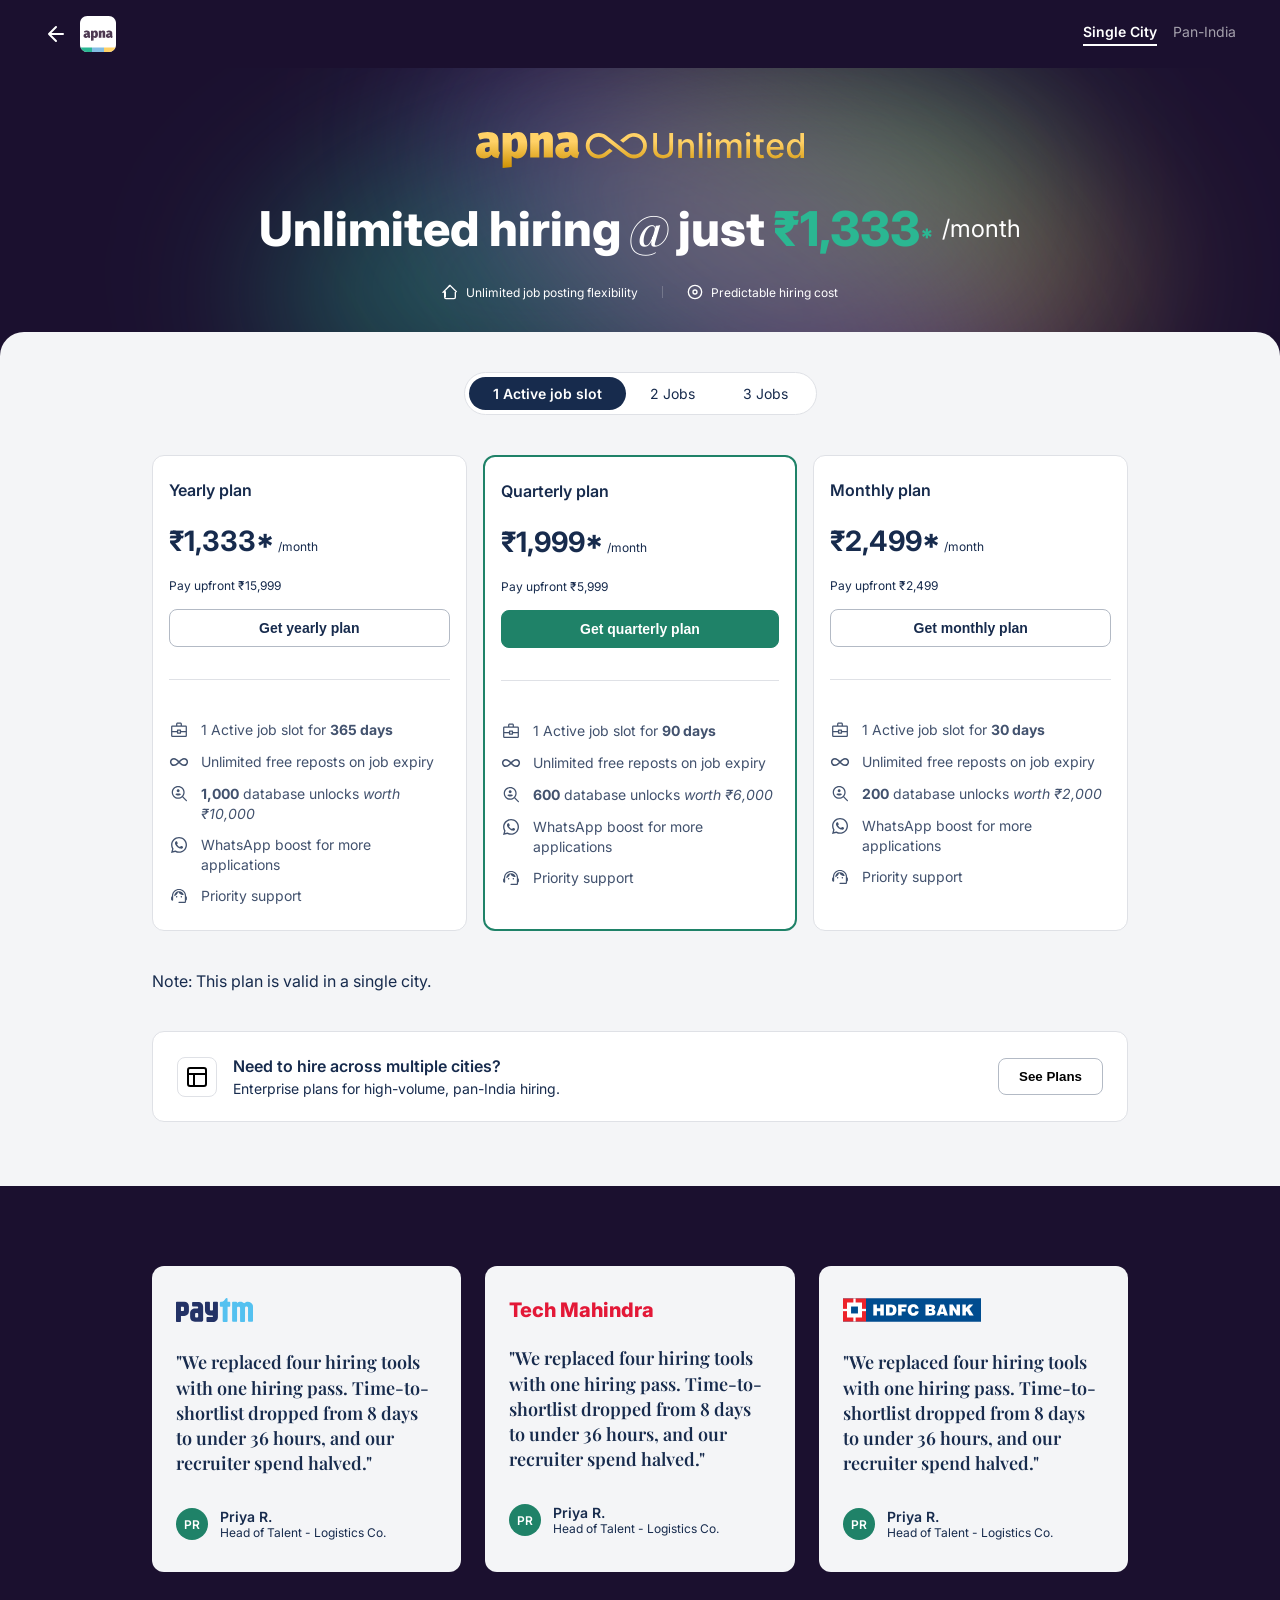
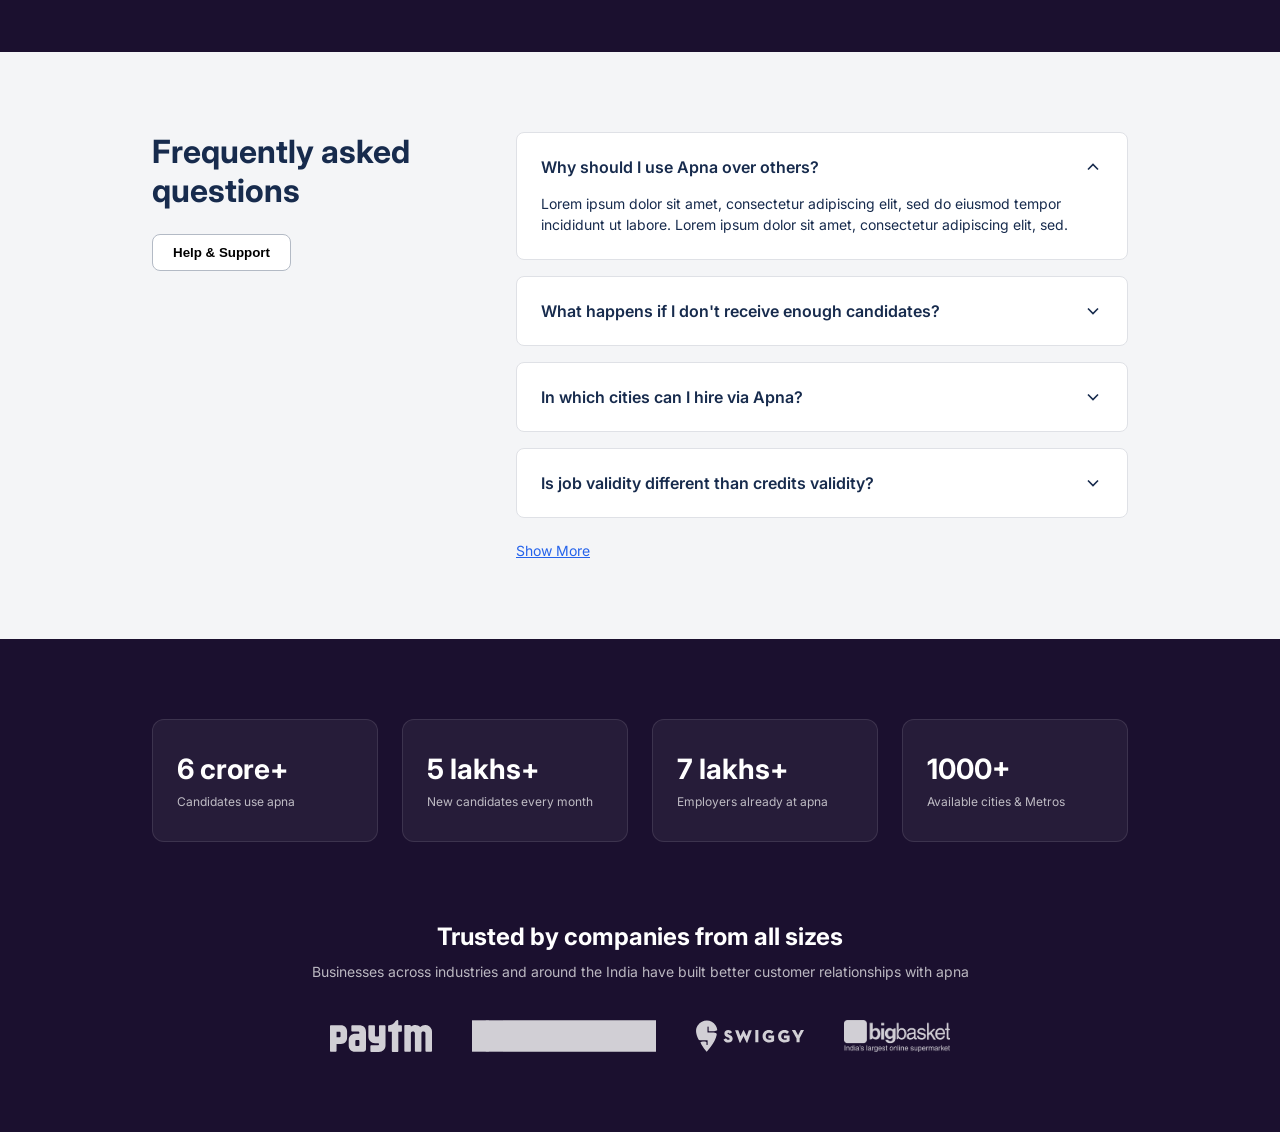
<file: plans.html>
<!DOCTYPE html>
<html lang="en">
<head>
  <meta charset="UTF-8">
  <meta name="viewport" content="width=device-width, initial-scale=1.0">
  <title>Explore Plans - apna Unlimited</title>
  <link rel="preconnect" href="https://fonts.googleapis.com">
  <link rel="preconnect" href="https://fonts.gstatic.com" crossorigin>
  <link href="https://fonts.googleapis.com/css2?family=Inter:wght@400;500;600;700;800&family=Playfair+Display:ital,wght@1,400&display=swap" rel="stylesheet">
  <link rel="stylesheet" href="style.css">
  <link rel="stylesheet" href="plans.css">
</head>
<body class="plans-body">

  <div class="plans-page-wrapper">
    <!-- Header -->
    <header class="plans-header">
      <a href="index.html" class="back-btn">
        <svg width="24" height="24" viewBox="0 0 24 24" fill="none" xmlns="http://www.w3.org/2000/svg">
          <path d="M19 12H5M5 12L12 19M5 12L12 5" stroke="currentColor" stroke-width="2" stroke-linecap="round" stroke-linejoin="round"/>
        </svg>
        <svg width="36" height="36" viewBox="0 0 36 36" fill="none" xmlns="http://www.w3.org/2000/svg">
          <path fill-rule="evenodd" clip-rule="evenodd" d="M7.21875 0H28.7812C32.7681 0 36 3.23194 36 7.21875V28.7812C36 32.7681 32.7681 36 28.7812 36H7.21875C3.23194 36 0 32.7681 0 28.7812V7.21875C0 3.23194 3.23194 0 7.21875 0Z" fill="white"/>
          <path d="M35.469 31.5C34.3951 34.139 31.8063 36 28.7815 36H24.0012V31.5H35.469Z" fill="#FFD166"/>
          <path d="M11.9995 36H7.21826C4.19346 36 1.6047 34.139 0.530762 31.5H11.9995V36Z" fill="#2BB793"/>
          <rect x="12.0024" y="31.5" width="12" height="4.5" fill="#83BDE4"/>
          <path fill-rule="evenodd" clip-rule="evenodd" d="M9.85822 19.4518C9.85822 19.6945 9.88855 19.8743 9.94922 19.9913C10.0099 20.1083 10.1182 20.1972 10.2742 20.2578L9.75422 21.9088C9.28622 21.8742 8.90489 21.7853 8.61022 21.6423C8.31555 21.4993 8.07289 21.2675 7.88222 20.9468C7.43155 21.6228 6.73389 21.9608 5.78922 21.9608C5.10455 21.9608 4.55206 21.755 4.13172 21.3433C3.71139 20.9317 3.50122 20.4008 3.50122 19.7508C3.50122 18.9795 3.78722 18.3902 4.35922 17.9828C4.93122 17.5755 5.76322 17.3718 6.85522 17.3718H7.34922V17.2028C7.34922 16.8562 7.27989 16.6222 7.14122 16.5008C7.00255 16.3795 6.73822 16.3188 6.34822 16.3188C6.14022 16.3188 5.87372 16.3513 5.54872 16.4163C5.22372 16.4813 4.89222 16.5702 4.55422 16.6828L3.99522 15.0448C4.41989 14.8715 4.88138 14.7372 5.37972 14.6418C5.87806 14.5465 6.33089 14.4988 6.73822 14.4988C7.83023 14.4988 8.62322 14.709 9.11722 15.1293C9.61122 15.5497 9.85822 16.1932 9.85822 17.0598V19.4518ZM6.58338 20.1535C6.73938 20.1535 6.88454 20.1145 7.01888 20.0365C7.15321 19.9585 7.26371 19.8589 7.35038 19.7375V18.7105H7.07738C6.71338 18.7105 6.44471 18.7755 6.27138 18.9055C6.09804 19.0355 6.01138 19.2349 6.01138 19.5035C6.01138 19.7029 6.06338 19.861 6.16738 19.978C6.27138 20.095 6.41004 20.1535 6.58338 20.1535ZM17.3161 15.4738C16.8785 14.8238 16.2306 14.4988 15.3726 14.4988C15.026 14.4988 14.6815 14.5725 14.3391 14.7198C13.9968 14.8672 13.687 15.1055 13.4096 15.4348L13.3056 14.7588H11.0176V24.6518L13.5916 24.3918V21.2718C14.0076 21.7312 14.545 21.9608 15.2036 21.9608C15.7496 21.9608 16.2328 21.7983 16.6531 21.4733C17.0735 21.1483 17.3985 20.702 17.6281 20.1343C17.8578 19.5667 17.9726 18.9232 17.9726 18.2038C17.9726 17.0338 17.7538 16.1238 17.3161 15.4738ZM14.3581 20.1275C15.0081 20.1275 15.3331 19.4992 15.3331 18.2425C15.3331 17.7139 15.2984 17.3109 15.2291 17.0335C15.1597 16.7562 15.0666 16.572 14.9496 16.481C14.8326 16.39 14.6831 16.3445 14.5011 16.3445C14.1371 16.3445 13.8337 16.5612 13.5911 16.9945V19.6465C13.7037 19.8199 13.8207 19.9434 13.9421 20.017C14.0634 20.0907 14.2021 20.1275 14.3581 20.1275ZM24.7097 15.0448C24.3761 14.6808 23.9189 14.4988 23.3382 14.4988C22.9222 14.4988 22.5474 14.5768 22.2137 14.7328C21.8801 14.8888 21.5529 15.1358 21.2322 15.4738L21.0502 14.7588H18.8012V21.7008H21.3752V17.0598C21.6699 16.6005 21.9602 16.3708 22.2462 16.3708C22.3762 16.3708 22.4737 16.4185 22.5387 16.5138C22.6037 16.6092 22.6362 16.7868 22.6362 17.0468V21.7008H25.2102V16.5788C25.2102 15.9202 25.0434 15.4088 24.7097 15.0448ZM32.2457 19.4518C32.2457 19.6945 32.2761 19.8743 32.3367 19.9913C32.3974 20.1083 32.5057 20.1972 32.6617 20.2578L32.1417 21.9088C31.6737 21.8742 31.2924 21.7853 30.9977 21.6423C30.7031 21.4993 30.4604 21.2675 30.2697 20.9468C29.8191 21.6228 29.1214 21.9608 28.1767 21.9608C27.4921 21.9608 26.9396 21.755 26.5192 21.3433C26.0989 20.9317 25.8887 20.4008 25.8887 19.7508C25.8887 18.9795 26.1747 18.3902 26.7467 17.9828C27.3187 17.5755 28.1507 17.3718 29.2427 17.3718H29.7367V17.2028C29.7367 16.8562 29.6674 16.6222 29.5287 16.5008C29.3901 16.3795 29.1257 16.3188 28.7357 16.3188C28.5277 16.3188 28.2612 16.3513 27.9362 16.4163C27.6112 16.4813 27.2797 16.5702 26.9417 16.6828L26.3827 15.0448C26.8074 14.8715 27.2689 14.7372 27.7672 14.6418C28.2656 14.5465 28.7184 14.4988 29.1257 14.4988C30.2177 14.4988 31.0107 14.709 31.5047 15.1293C31.9987 15.5497 32.2457 16.1932 32.2457 17.0598V19.4518ZM29.4064 20.0365C29.272 20.1145 29.1269 20.1535 28.9709 20.1535C28.7975 20.1535 28.6589 20.095 28.5549 19.978C28.4509 19.861 28.3989 19.7029 28.3989 19.5035C28.3989 19.2349 28.4855 19.0355 28.6589 18.9055C28.8322 18.7755 29.1009 18.7105 29.4649 18.7105H29.7379V19.7375C29.6512 19.8589 29.5407 19.9585 29.4064 20.0365Z" fill="#4D3951"/>
        </svg>
      </a>
      
      <div class="city-toggle">
        <span class="active">Single City</span>
        <span>Pan-India</span>
      </div>
    </header>

    <!-- Hero Section -->
    <section class="hero-section">
      <div class="hero-background-gradients">
        <div class="gradient-blob blob-green"></div>
        <div class="gradient-blob blob-yellow"></div>
        <div class="gradient-blob blob-purple"></div>
      </div>
      
      <div style="margin-bottom: 24px;">
        <img src="assets/logo-unlimited.svg" alt="apna unlimited" height="36">
      </div>

      <h1 class="hero-title">
        Unlimited hiring <span class="at-symbol">@</span> just <span class="price-highlight">₹1,333<span style="font-size: 24px;">*</span></span> <span class="per-month">/month</span>
      </h1>

      <div class="hero-features">
        <div class="feature-item">
          <svg width="16" height="16" viewBox="0 0 24 24" fill="none" xmlns="http://www.w3.org/2000/svg">
            <path d="M4 12V20C4 21.1 4.9 22 6 22H18C19.1 22 20 21.1 20 20V12" stroke="currentColor" stroke-width="2"/>
            <path d="M12 2L2 12H5V20" stroke="currentColor" stroke-width="2"/>
            <path d="M22 12L12 2L9.5 4.5" stroke="currentColor" stroke-width="2"/>
          </svg>
          Unlimited job posting flexibility
        </div>
        <div class="separator"></div>
        <div class="feature-item">
          <svg width="16" height="16" viewBox="0 0 24 24" fill="none" xmlns="http://www.w3.org/2000/svg">
            <path d="M12 2C6.48 2 2 6.48 2 12C2 17.52 6.48 22 12 22C17.52 22 22 17.52 22 12C22 6.48 17.52 2 12 2ZM12 15C10.34 15 9 13.66 9 12C9 10.34 10.34 9 12 9C13.66 9 15 10.34 15 12C15 13.66 13.66 15 12 15Z" stroke="currentColor" stroke-width="2"/>
          </svg>
          Predictable hiring cost
        </div>
      </div>
    </section>

    <!-- Pricing Section -->
    <section class="pricing-section">
      <div class="job-slots-toggle">
        <div class="toggle-btn active">1 Active job slot</div>
        <div class="toggle-btn">2 Jobs</div>
        <div class="toggle-btn">3 Jobs</div>
      </div>

      <div class="pricing-cards">
        
        <!-- Yearly Plan -->
        <div class="plan-card">
          <div class="plan-name">Yearly plan</div>
          <div class="plan-price-block">
            <div class="plan-price">₹1,333*</div>
            <div class="plan-period">/month</div>
          </div>
          <div class="plan-upfront">Pay upfront ₹15,999</div>
          
          <button class="plan-btn" onclick="window.location.href='checkout.html?plan=Yearly&price=15999'">Get yearly plan</button>
          
          <div class="divider" style="margin: 16px 0;"></div>
          
          <div class="plan-features">
            <div class="feature-row">
              <img src="assets/business.svg" width="20" alt="icon">
              <div>1 Active job slot for <b>365 days</b></div>
            </div>
            <div class="feature-row">
              <img src="assets/infinite.svg" width="20" alt="icon">
              <div>Unlimited free reposts on job expiry</div>
            </div>
            <div class="feature-row">
              <img src="assets/shield.svg" width="20" alt="icon">
              <div><b>1,000</b> database unlocks <span style="font-style: italic;">worth ₹10,000</span></div>
            </div>
            <div class="feature-row">
              <img src="assets/whatsapp-solid.svg" width="20" alt="icon">
              <div>WhatsApp boost for more applications</div>
            </div>
            <div class="feature-row">
              <img src="assets/support.svg" width="20" alt="icon">
              <div>Priority support</div>
            </div>
          </div>
        </div>

        <!-- Quarterly Plan (Highlighted) -->
        <div class="plan-card highlighted">
          <div class="plan-name">Quarterly plan</div>
          <div class="plan-price-block">
            <div class="plan-price">₹1,999*</div>
            <div class="plan-period">/month</div>
          </div>
          <div class="plan-upfront">Pay upfront ₹5,999</div>
          
          <button class="plan-btn" onclick="window.location.href='checkout.html?plan=Quarterly&price=5999'">Get quarterly plan</button>
          
          <div class="divider" style="margin: 16px 0;"></div>
          
          <div class="plan-features">
            <div class="feature-row">
              <img src="assets/business.svg" width="20" alt="icon">
              <div>1 Active job slot for <b>90 days</b></div>
            </div>
            <div class="feature-row">
              <img src="assets/infinite.svg" width="20" alt="icon">
              <div>Unlimited free reposts on job expiry</div>
            </div>
            <div class="feature-row">
              <img src="assets/shield.svg" width="20" alt="icon">
              <div><b>600</b> database unlocks <span style="font-style: italic;">worth ₹6,000</span></div>
            </div>
            <div class="feature-row">
              <img src="assets/whatsapp-solid.svg" width="20" alt="icon">
              <div>WhatsApp boost for more applications</div>
            </div>
            <div class="feature-row">
              <img src="assets/support.svg" width="20" alt="icon">
              <div>Priority support</div>
            </div>
          </div>
        </div>

        <!-- Monthly Plan -->
        <div class="plan-card">
          <div class="plan-name">Monthly plan</div>
          <div class="plan-price-block">
            <div class="plan-price">₹2,499*</div>
            <div class="plan-period">/month</div>
          </div>
          <div class="plan-upfront">Pay upfront ₹2,499</div>
          
          <button class="plan-btn" onclick="window.location.href='checkout.html?plan=Monthly&price=2499'">Get monthly plan</button>
          
          <div class="divider" style="margin: 16px 0;"></div>
          
          <div class="plan-features">
            <div class="feature-row">
              <img src="assets/business.svg" width="20" alt="icon">
              <div>1 Active job slot for <b>30 days</b></div>
            </div>
            <div class="feature-row">
              <img src="assets/infinite.svg" width="20" alt="icon">
              <div>Unlimited free reposts on job expiry</div>
            </div>
            <div class="feature-row">
              <img src="assets/shield.svg" width="20" alt="icon">
              <div><b>200</b> database unlocks <span style="font-style: italic;">worth ₹2,000</span></div>
            </div>
            <div class="feature-row">
              <img src="assets/whatsapp-solid.svg" width="20" alt="icon">
              <div>WhatsApp boost for more applications</div>
            </div>
            <div class="feature-row">
              <img src="assets/support.svg" width="20" alt="icon">
              <div>Priority support</div>
            </div>
          </div>
        </div>

      </div>

      <p style="font-size: 16px; color: var(--neutral-800); margin: 16px 0 0 0; text-align: left; width: 100%; max-width: 1136px;">
        Note: This plan is valid in a single city.
      </p>

      <!-- Enterprise Banner -->
      <div class="enterprise-banner">
        <div style="display: flex; gap: 16px; align-items: center;">
          <div style="width: 40px; height: 40px; border-radius: 8px; border: 1px solid var(--neutral-200); display: flex; align-items: center; justify-content: center;">
            <svg width="24" height="24" viewBox="0 0 24 24" fill="none" stroke="#000" stroke-width="2"><rect x="3" y="3" width="18" height="18" rx="2" ry="2"/><line x1="3" y1="9" x2="21" y2="9"/><line x1="9" y1="21" x2="9" y2="9"/></svg>
          </div>
          <div>
            <div style="font-weight: 600; font-size: 16px; margin-bottom: 4px;">Need to hire across multiple cities?</div>
            <div style="font-size: 14px; color: var(--neutral-600);">Enterprise plans for high-volume, pan-India hiring.</div>
          </div>
        </div>
        <button style="border: 1px solid var(--neutral-400); background: #fff; padding: 10px 20px; border-radius: 8px; font-weight: 600; cursor: pointer;">
          See Plans
        </button>
      </div>
    </section>

    <!-- Testimonials -->
    <section class="testimonials-section">
      <div class="testimonial-card">
        <img src="assets/logo-paytm.svg" class="testimonial-logo" alt="Paytm">
        <div class="testimonial-text">
          "We replaced four hiring tools with one hiring pass. Time-to-shortlist dropped from 8 days to under 36 hours, and our recruiter spend halved."
        </div>
        <div class="testimonial-author">
          <div class="author-avatar">PR</div>
          <div class="author-info">
            <span class="author-name">Priya R.</span>
            <span class="author-role">Head of Talent - Logistics Co.</span>
          </div>
        </div>
      </div>
      <div class="testimonial-card">
        <div style="font-weight: 800; font-size: 20px; color: #E31837; margin-bottom: 24px;">Tech Mahindra</div>
        <div class="testimonial-text">
          "We replaced four hiring tools with one hiring pass. Time-to-shortlist dropped from 8 days to under 36 hours, and our recruiter spend halved."
        </div>
        <div class="testimonial-author">
          <div class="author-avatar">PR</div>
          <div class="author-info">
            <span class="author-name">Priya R.</span>
            <span class="author-role">Head of Talent - Logistics Co.</span>
          </div>
        </div>
      </div>
      <div class="testimonial-card">
        <img src="assets/logo-hdfc.svg" class="testimonial-logo" alt="HDFC">
        <div class="testimonial-text">
          "We replaced four hiring tools with one hiring pass. Time-to-shortlist dropped from 8 days to under 36 hours, and our recruiter spend halved."
        </div>
        <div class="testimonial-author">
          <div class="author-avatar">PR</div>
          <div class="author-info">
            <span class="author-name">Priya R.</span>
            <span class="author-role">Head of Talent - Logistics Co.</span>
          </div>
        </div>
      </div>
    </section>

    <!-- FAQ -->
    <section class="faq-section">
      <div class="faq-left">
        <div class="faq-title">Frequently asked questions</div>
        <button style="border: 1px solid var(--neutral-400); background: #fff; padding: 10px 20px; border-radius: 8px; font-weight: 600; cursor: pointer;">
          Help & Support
        </button>
      </div>
      <div class="faq-right">
        <div class="faq-item open" onclick="this.classList.toggle('open')">
          <div class="faq-question">
            Why should I use Apna over others?
            <svg width="20" height="20" viewBox="0 0 24 24" fill="none" stroke="currentColor" stroke-width="2"><path d="M18 15l-6-6-6 6"/></svg>
          </div>
          <div class="faq-answer">
            Lorem ipsum dolor sit amet, consectetur adipiscing elit, sed do eiusmod tempor incididunt ut labore. Lorem ipsum dolor sit amet, consectetur adipiscing elit, sed.
          </div>
        </div>
        <div class="faq-item" onclick="this.classList.toggle('open')">
          <div class="faq-question">
            What happens if I don't receive enough candidates?
            <svg width="20" height="20" viewBox="0 0 24 24" fill="none" stroke="currentColor" stroke-width="2"><path d="M6 9l6 6 6-6"/></svg>
          </div>
          <div class="faq-answer">
            Lorem ipsum dolor sit amet, consectetur adipiscing elit.
          </div>
        </div>
        <div class="faq-item" onclick="this.classList.toggle('open')">
          <div class="faq-question">
            In which cities can I hire via Apna?
            <svg width="20" height="20" viewBox="0 0 24 24" fill="none" stroke="currentColor" stroke-width="2"><path d="M6 9l6 6 6-6"/></svg>
          </div>
          <div class="faq-answer">
            Lorem ipsum dolor sit amet, consectetur adipiscing elit.
          </div>
        </div>
        <div class="faq-item" onclick="this.classList.toggle('open')">
          <div class="faq-question">
            Is job validity different than credits validity?
            <svg width="20" height="20" viewBox="0 0 24 24" fill="none" stroke="currentColor" stroke-width="2"><path d="M6 9l6 6 6-6"/></svg>
          </div>
          <div class="faq-answer">
            Lorem ipsum dolor sit amet, consectetur adipiscing elit.
          </div>
        </div>
        <a href="#" style="color: #2563eb; text-decoration: underline; font-size: 14px; margin-top: 8px;">Show More</a>
      </div>
    </section>

    <!-- Footer Stats -->
    <section class="stats-section">
      <div class="stats-grid">
        <div class="stat-box">
          <div class="stat-num">6 crore+</div>
          <div class="stat-label">Candidates use apna</div>
        </div>
        <div class="stat-box">
          <div class="stat-num">5 lakhs+</div>
          <div class="stat-label">New candidates every month</div>
        </div>
        <div class="stat-box">
          <div class="stat-num">7 lakhs+</div>
          <div class="stat-label">Employers already at apna</div>
        </div>
        <div class="stat-box">
          <div class="stat-num">1000+</div>
          <div class="stat-label">Available cities & Metros</div>
        </div>
      </div>

      <div class="footer-trust">
        <h3>Trusted by companies from all sizes</h3>
        <p>Businesses across industries and around the India have built better customer relationships with apna</p>
        <div class="footer-logos">
          <img src="assets/logo-paytm.svg" alt="Paytm">
          <img src="assets/logo-hdfc.svg" alt="HDFC">
          <img src="assets/logo-swiggy.svg" alt="Swiggy">
          <img src="assets/logo-bigbasket.png" alt="Bigbasket">
        </div>
      </div>
    </section>

  </div>

  <script src="plans.js"></script>
</body>
</html>
</file>
<file: style.css>
@import url('https://fonts.googleapis.com/css2?family=Inter:wght@400;600;700&display=swap');

:root {
  /* Colors */
  --neutral-800: #172B4D;
  --neutral-700: #42526E;
  --neutral-400: #B3BAC5;
  --neutral-300: #C1C7D0;
  --neutral-200: #DFE1E6;
  --neutral-000: #FFFFFF;
  --surface-disabled: #F4F2F6;
  --core-green: #1F8268;
  --green-100: #BDE9DD;
  --blue-500: #0074E8;
  --font-family: 'Inter', sans-serif;
}

* {
  box-sizing: border-box;
  margin: 0;
  padding: 0;
}

body {
  font-family: var(--font-family);
  background-color: #F8F9FA;
  display: flex;
  flex-direction: column;
  align-items: center;
  min-height: 100vh;
  color: var(--neutral-800);
}

.container {
  max-width: 1440px;
  width: 100%;
  padding: 24px;
}

.header {
  font-size: 20px;
  font-weight: 600;
  margin-bottom: 24px;
  text-align: center;
}

.plan-section {
  display: flex;
  gap: 16px;
  align-items: stretch;
}

/* Base Wrapper Styles (Applies to both Single Job & Monthly) */
.wrapper-box {
  border-radius: 12px;
  display: flex;
  flex-direction: column;
  position: relative;
  overflow: hidden;
}

.wrapper-header {
  height: 44px;
  display: flex;
  align-items: center;
  padding: 0 16px;
  flex-shrink: 0;
}

.wrapper-body {
  flex: 1;
  display: flex;
  padding: 0 8px 8px 8px; /* 8px padding around the cards at the bottom/sides */
}

/* Single Jobs Specifics */
.single-jobs-wrapper {
  flex: 3;
  border: 1px solid var(--green-100);
  background: url('assets/bg-graphic.png') no-repeat center center;
  background-size: cover;
  background-color: #EAF7F3; /* Fallback light green */
}

.single-jobs-header {
  gap: 8px;
  font-size: 14px;
  font-weight: 600;
}

.single-jobs-header img {
  width: 20px;
  height: 20px;
}

.single-jobs-cards {
  display: flex;
  gap: 8px; /* Gap between the 3 cards */
  width: 100%;
}

/* Monthly Plan Specifics */
.monthly-wrapper {
  flex: 1;
  background: linear-gradient(180deg, #15101F 0%, #0E0A18 40%, #07050C 100%);
  box-shadow: 0 10px 30px rgba(0,0,0,0.1);
}

.monthly-header {
  padding-left: 12px;
  padding-top: 4px;
}
.monthly-header img {
  height: 18px;
}

/* The White Card */
.card {
  flex: 1;
  background-color: var(--neutral-000);
  border-radius: 8px;
  padding: 24px 16px 16px;
  display: flex;
  flex-direction: column;
  position: relative;
  transition: background-color 0.2s ease;
  cursor: pointer;
}

.card:hover {
  background-color: #FAFBFC;
}

/* Card Borders */
.card.bordered {
  border: 1px solid var(--neutral-200);
}
.card.premium {
  border: 2px solid var(--core-green);
}

/* Card Content */
.card-title {
  font-size: 16px;
  font-weight: 600;
  margin-bottom: 8px;
}

.card-price {
  font-size: 28px;
  font-weight: 600;
  line-height: 36px;
  margin-bottom: 16px;
  display: flex;
  align-items: baseline;
}

.card-price .asterisk {
  font-size: 18px;
}

.monthly-price-suffix {
  font-size: 12px;
  font-weight: 400;
  color: #5e6c84;
  margin-left: 4px;
}

/* Buttons */
.btn {
  width: 100%;
  padding: 10px 24px;
  border-radius: 8px;
  font-size: 14px;
  font-weight: 600;
  text-align: center;
  cursor: pointer;
  margin-bottom: 24px;
  border: 1px solid var(--neutral-400);
  background-color: var(--neutral-000);
  color: var(--neutral-800);
  transition: all 0.2s;
}

.btn:hover {
  background-color: var(--neutral-000);
  border-color: var(--neutral-700);
}

.card.premium .btn {
  background-color: var(--core-green);
  border-color: var(--core-green);
  color: var(--neutral-000);
}

.card.premium .btn:hover {
  background-color: #176852;
}

.btn.primary {
  background-color: var(--core-green);
  border-color: var(--core-green);
  color: var(--neutral-000);
}
.btn.primary:hover {
  background-color: #176852;
}

/* Features List */
.features {
  list-style: none;
  display: flex;
  flex-direction: column;
  gap: 12px;
  flex: 1;
  padding-top: 24px;
  border-top: 1px solid var(--neutral-200);
}

.feature {
  display: flex;
  align-items: flex-start;
  gap: 12px;
  font-size: 14px;
  line-height: 20px;
  color: var(--neutral-700);
}

.feature.disabled {
  color: var(--neutral-400);
}

.feature img.icon {
  width: 20px;
  height: 20px;
  flex-shrink: 0;
}

.feature-text {
  display: flex;
  align-items: center;
  gap: 4px;
  flex-wrap: wrap;
}
.feature-text img.inline-icon {
  width: 14px;
  height: 14px;
}
.feature-text .bold {
  font-weight: 600;
}
.feature-text .italic {
  font-style: italic;
}

/* Monthly specifics */
.note {
  font-size: 14px;
  color: var(--neutral-700);
  border-top: 1px solid var(--surface-disabled);
  padding-top: 12px;
  margin-top: 12px;
}

.explore-link {
  color: var(--blue-500);
  text-decoration: underline;
  font-size: 14px;
  text-align: left;
  margin-top: 16px;
  display: block;
  cursor: pointer;
}

/* Top Navigation */
.top-nav {
  display: flex;
  justify-content: space-between;
  align-items: center;
  padding: 16px 24px;
  background-color: var(--neutral-000);
  border-bottom: 1px solid var(--neutral-200);
  width: 100%;
}

.nav-left, .nav-right {
  display: flex;
  align-items: center;
  gap: 8px;
  font-weight: 600;
  font-size: 14px;
  color: var(--neutral-800);
  cursor: pointer;
}

.nav-center {
  display: flex;
  align-items: center;
  gap: 12px;
}

.step {
  display: flex;
  align-items: center;
  justify-content: center;
  width: 24px;
  height: 24px;
  border-radius: 50%;
  font-size: 12px;
  font-weight: 600;
}

.step.completed {
  background-color: #EAF7F3;
  color: var(--core-green);
}

.step.active {
  background-color: var(--neutral-700);
  color: var(--neutral-000);
}

.step img {
  width: 14px;
  height: 14px;
}

.step-line {
  width: 32px;
  height: 2px;
  background-color: var(--neutral-200);
}

.step-text {
  font-size: 14px;
  font-weight: 600;
  color: var(--neutral-800);
  margin-left: 4px;
}

/* Trust Section */
.trust-section {
  margin-top: 48px;
  display: flex;
  flex-direction: column;
  align-items: center;
  width: 100%;
}

.trust-title {
  font-size: 14px;
  color: var(--blue-500);
  margin-bottom: 16px;
  text-align: center;
}
.trust-title .bold {
  font-weight: 600;
}

.trust-logos {
  display: flex;
  align-items: center;
  justify-content: center;
  gap: 32px;
  flex-wrap: wrap;
}

.trust-logos img {
  height: 32px;
  object-fit: contain;
  filter: grayscale(0%);
  opacity: 1;
  transition: all 0.2s;
}

.trust-logos img:hover {
  filter: grayscale(0%);
  opacity: 1;
}

/* Modal Styles */
.modal-overlay {
  position: fixed;
  top: 0;
  left: 0;
  width: 100vw;
  height: 100vh;
  background-color: rgba(0, 0, 0, 0.6);
  backdrop-filter: blur(4px);
  -webkit-backdrop-filter: blur(4px);
  display: flex;
  justify-content: center;
  align-items: center;
  z-index: 1000;
  opacity: 0;
  pointer-events: none;
  transition: opacity 0.3s;
}

.modal-overlay.show {
  opacity: 1;
  pointer-events: auto;
}

.modal-content {
  background-color: #FFFFFF;
  border-radius: 12px;
  padding: 24px 32px;
  width: 100%;
  max-width: 600px;
  position: relative;
  box-shadow: 0 10px 40px rgba(0, 0, 0, 0.1);
  transform: translateY(20px);
  transition: transform 0.3s;
}

.modal-overlay.show .modal-content {
  transform: translateY(0);
}

.modal-close {
  position: absolute;
  top: 16px;
  right: 16px;
  cursor: pointer;
  padding: 4px;
}

.modal-title {
  font-size: 18px;
  font-weight: 600;
  color: var(--neutral-800);
  margin-bottom: 24px;
}
.modal-title .save-text {
  color: var(--core-green);
}

.modal-subtitle {
  font-size: 14px;
  color: var(--neutral-700);
  margin-bottom: 24px;
}
.modal-subtitle strong {
  color: var(--neutral-800);
}

.upsell-cards {
  display: flex;
  flex-direction: column;
  gap: 12px;
  margin-bottom: 24px;
}

.upsell-card {
  flex: 1;
  background-color: var(--neutral-000);
  border: 1px solid var(--neutral-300);
  border-radius: 8px;
  padding: 16px 24px;
  cursor: pointer;
  display: flex;
  flex-direction: row;
  justify-content: space-between;
  align-items: center;
  transition: all 0.2s;
  position: relative;
}

.upsell-card.active {
  border: 2px solid var(--blue-500);
  background-color: var(--neutral-000);
}

.upsell-desc-row {
  display: flex;
  align-items: center;
  gap: 8px;
  order: 1;
}

.upsell-desc {
  font-size: 16px;
  font-weight: 600;
  color: var(--neutral-800);
}

.upsell-price-row {
  display: flex;
  align-items: center;
  gap: 12px;
  order: 2;
}

.upsell-price {
  font-size: 20px;
  font-weight: 700;
  color: var(--neutral-800);
}

.upsell-old-price {
  font-size: 14px;
  font-weight: 400;
  color: var(--neutral-400);
  text-decoration: line-through;
}

.upsell-tag {
  background-color: #FBEA9D;
  color: var(--neutral-800);
  font-size: 12px;
  font-weight: 600;
  padding: 4px 10px;
  border-radius: 12px;
}

.modal-continue-btn {
  margin-bottom: 0;
  width: auto;
  float: right;
  min-width: 200px;
}

/* =========================================
   CHECKOUT PAGE STYLES (REDESIGN)
   ========================================= */

body.bg-light {
  background-color: #f8f9fa;
}

.minimal-nav {
  background-color: white;
  border-bottom: 1px solid var(--neutral-200);
}

.back-link-minimal {
  display: flex;
  align-items: center;
  gap: 12px;
  text-decoration: none;
}

.nav-checkout-title {
  font-size: 14px;
  font-weight: 600;
  color: var(--neutral-800);
}

.checkout-wrapper {
  max-width: 1000px;
  margin: 0 auto;
  padding: 40px 24px;
  width: 100%;
}



.checkout-grid.new-layout {
  display: grid;
  grid-template-columns: 1fr 1fr;
  gap: 24px;
  align-items: stretch;
}

/* Base Card Style */
.purchase-summary-card, .addon-section-card {
  background: white;
  border: 1px solid var(--neutral-200);
  border-radius: 8px;
  padding: 24px;
  height: 100%;
  box-sizing: border-box;
  display: flex;
  flex-direction: column;
}

/* Left Column: Purchase Summary */
.card-section-title {
  font-size: 16px;
  font-weight: 700;
  margin: 0;
  color: var(--neutral-900);
}

.line-item {
  display: flex;
  justify-content: space-between;
  align-items: center;
  margin-bottom: 16px;
  font-size: 14px;
  color: var(--neutral-800);
}

.line-item.hidden {
  display: none;
}

.bold-text {
  font-weight: 600;
}

.gray-text {
  color: var(--neutral-600);
}

.divider {
  height: 1px;
  background-color: var(--neutral-200);
  margin: 16px 0;
}

.divider.thick {
  height: 2px;
}

.tax-label-col {
  display: flex;
  flex-direction: column;
  gap: 4px;
}

.gst-link-row {
  display: flex;
  align-items: center;
  gap: 4px;
}

.add-gst-link {
  font-size: 13px;
  color: var(--blue-500);
  text-decoration: none;
}

.total-row {
  align-items: center;
  margin-bottom: 0;
}

.total-label {
  font-size: 16px;
  font-weight: 700;
}

.total-label .inc-tax {
  font-size: 12px;
  font-weight: 400;
  color: var(--neutral-500);
}

.total-price {
  font-size: 20px;
  font-weight: 700;
  color: var(--neutral-800);
}

/* Right Column: Select Add-on */

.secure-checkout {
  display: flex;
  align-items: center;
  justify-content: center;
  gap: 8px;
  font-size: 12px;
  color: var(--neutral-500);
  margin: 24px 0 16px;
}

.proceed-btn {
  width: 100%;
  padding: 14px;
  font-size: 16px;
  font-weight: 600;
  background-color: #2e8b57; /* Matches the green in the screenshot */
  border-radius: 6px;
  margin-bottom: 16px;
}

.disclaimer {
  font-size: 10px;
  color: var(--neutral-500);
  text-align: center;
  line-height: 1.5;
  margin: 0;
}

.summary-disclaimer {
  text-align: left;
  margin-top: 16px;
  border-top: 1px dashed var(--neutral-200);
  padding-top: 16px;
}

/* AI Addon Card (Reused from before) */
.ai-addon-card {
  position: relative;
  z-index: 1;
  border-radius: 8px;
  padding: 12px 16px;
  margin-bottom: 16px;
  
  /* Subtle moving gradient border */
  border: 2px solid transparent;
  background: 
    linear-gradient(white, white) padding-box,
    linear-gradient(90deg, #a7f3d0, #bae6fd, #a7f3d0) border-box;
  background-size: 100% 100%, 200% 100%;
  animation: moveBorder 4s linear infinite;
  
  transition: transform 0.2s ease, border-color 0.3s ease;
}

/* Gradient Shadow Animation */
.ai-addon-card::before {
  content: "";
  position: absolute;
  top: 0; left: 0; right: 0; bottom: 0;
  border-radius: 8px;
  background: linear-gradient(90deg, #a7f3d0, #bae6fd, #a7f3d0);
  background-size: 200% 100%;
  z-index: -1;
  filter: blur(8px);
  opacity: 0.7; /* subtle glow */
  animation: moveBorder 4s linear infinite;
  transition: background 0.3s ease;
}

@keyframes moveBorder {
  0% { background-position: 0% 0, 0% 0; }
  100% { background-position: 0% 0, 200% 0; }
}

.ai-addon-card.active-addon {
  border-color: #10b981;
  background: 
    linear-gradient(#F8FCFA, #F8FCFA) padding-box,
    linear-gradient(90deg, #a7f3d0, #bae6fd, #a7f3d0) border-box;
}

.addon-top-row {
  display: flex;
  justify-content: space-between;
  align-items: flex-start;
  margin-bottom: 8px;
}

.addon-title-left {
  display: flex;
  align-items: center;
  gap: 8px;
}

.addon-title-left h3 {
  font-size: 15px;
  font-weight: 600;
  margin: 0;
  color: var(--neutral-800);
}

.addon-bottom-row {
  display: flex;
  justify-content: space-between;
  align-items: center;
  margin-top: 12px;
}

.addon-price-block {
  display: flex;
  align-items: center;
  gap: 6px;
}

.addon-old-price {
  font-size: 12px;
  text-decoration: line-through;
  color: var(--neutral-500);
}

.addon-tag {
  background-color: #E2E8F0;
  color: var(--neutral-800);
  font-size: 10px;
  font-weight: 600;
  padding: 2px 6px;
  border-radius: 12px;
}

.addon-price {
  font-size: 14px;
  font-weight: 700;
  color: var(--neutral-800);
}

.addon-desc {
  font-size: 12px;
  color: var(--neutral-600);
  margin: 0;
  line-height: 1.4;
}

/* Toggle Switch */
.switch {
  position: relative;
  display: inline-block;
  width: 40px;
  height: 22px;
}
.switch input {
  opacity: 0;
  width: 0;
  height: 0;
}
.slider {
  position: absolute;
  cursor: pointer;
  top: 0;
  left: 0;
  right: 0;
  bottom: 0;
  background-color: #ccc;
  transition: .4s;
}
.slider:before {
  position: absolute;
  content: "";
  height: 16px;
  width: 16px;
  left: 3px;
  bottom: 3px;
  background-color: white;
  transition: .4s;
}
input:checked + .slider {
  background-color: var(--core-green);
}
input:checked + .slider:before {
  transform: translateX(18px);
}
.slider.round {
  border-radius: 22px;
}
.slider.round:before {
  border-radius: 50%;
}

/* Audio Previews */
.audio-previews {
  display: flex;
  gap: 12px;
  margin-bottom: 16px;
  flex-wrap: wrap;
}

.compact-previews {
  margin-bottom: 0;
  margin-top: -4px;
}

.audio-pill {
  display: flex;
  align-items: center;
  gap: 6px;
  border: 1px solid var(--neutral-200);
  border-radius: 40px;
  padding: 4px 6px;
  background-color: white;
}

.audio-avatar {
  width: 20px;
  height: 20px;
  background-color: #E2E8F0;
  border-radius: 50%;
  display: flex;
  justify-content: center;
  align-items: center;
}
.avatar-circle {
  width: 10px;
  height: 10px;
  background-color: #94A3B8;
  border-radius: 50%;
}

.audio-info {
  display: flex;
  flex-direction: column;
}

.audio-lang {
  font-size: 11px;
  font-weight: 600;
  color: var(--neutral-800);
}

.audio-time {
  font-size: 10px;
  color: var(--neutral-500);
}

.play-btn-mock {
  width: 18px;
  height: 18px;
  background-color: var(--neutral-800);
  color: white;
  border-radius: 50%;
  display: flex;
  justify-content: center;
  align-items: center;
  font-size: 7px;
  padding-left: 2px;
  cursor: pointer;
}

/* Addon Benefits */
.addon-benefits-row {
  display: grid;
  grid-template-columns: repeat(3, 1fr);
  gap: 8px;
  border-top: 1px solid var(--neutral-200);
  padding-top: 16px;
}

.addon-benefit {
  display: flex;
  flex-direction: column;
  gap: 2px;
  font-size: 11px;
  color: var(--neutral-600);
}

.addon-benefit strong {
  font-size: 12px;
  color: var(--neutral-800);
}

.addon-benefit.border-left {
  border-left: 1px solid var(--neutral-200);
  padding-left: 8px;
}

/* Cross-sell Modal Styles */
.cross-sell-modal {
  max-width: 900px;
  width: 90%;
}

.cross-sell-container {
  display: flex;
  gap: 16px;
  justify-content: center;
  align-items: stretch;
}

.cross-sell-container .wrapper-container {
  flex: 1;
  display: flex;
  flex-direction: column;
}

.cross-sell-container .wrapper-body {
  flex: 1;
  display: flex;
  flex-direction: column;
}

.cross-sell-container .card {
  flex: 1;
  display: flex;
  flex-direction: column;
}

.cross-sell-container .btn {
  margin-top: auto;
}

.cross-sell-container .single-jobs-container {
  background-color: #F0FDF4; /* Faint green */
  border: 1px solid #d1fae5;
  border-radius: 12px;
}

.cross-sell-container .monthly-wrapper {
  background-color: #221C2B;
  border-radius: 12px;
}

.cross-sell-container .single-jobs-header {
  border-bottom: none;
}

.cross-sell-container .monthly-header {
  border-bottom: none;
}

@media (max-width: 768px) {
  .cross-sell-container {
    flex-direction: column;
  }
}

/* Old User Pricing Toggle Logic */
.strikethrough-price, .old-user-price { display: none; }
.old-user-active .strikethrough-price, .old-user-active .old-user-price { display: inline; }
.old-user-active .new-user-price { display: none; }
.strikethrough-price {
  text-decoration: line-through;
  color: var(--neutral-600);
  font-size: 14px;
  font-weight: 500;
  margin-left: 12px;
}
</file>
<file: experiment.css>
/* experiment.css - 120fps Buttery Smooth Synchronized GPU Motion System */

:root {
  --exp-spring-easing: cubic-bezier(0.16, 1, 0.3, 1);
  --exp-duration: 0.68s;
}

/* Darker, Richer Green Tone for Single Job Posting Container */
.header {
  text-align: center !important;
}

.single-jobs-wrapper {
  background-color: #B8E4D8 !important;
  border-color: #89CFBD !important;
}

.exp-plan-section {
  display: flex;
  gap: 16px;
  align-items: stretch;
  justify-content: center;
  transition: all var(--exp-duration) var(--exp-spring-easing);
}

.exp-wrapper {
  transition: flex var(--exp-duration) var(--exp-spring-easing),
              width var(--exp-duration) var(--exp-spring-easing);
  box-sizing: border-box;
  overflow: hidden !important;
  display: flex;
  flex-direction: column;
}

/* PERMANENT LOCKED 56px HEADER HEIGHT ACROSS ALL CONTAINERS & STATES */
.exp-wrapper .wrapper-header {
  height: 56px !important;
  min-height: 56px !important;
  max-height: 56px !important;
  padding: 0 16px !important;
  box-sizing: border-box !important;
  display: flex !important;
  justify-content: space-between !important;
  align-items: center !important;
  flex-shrink: 0 !important;
}

.header-title {
  display: inline-flex !important;
  align-items: center !important;
  gap: 8px !important;
}

.single-jobs-header img {
  width: 18px !important;
  height: 18px !important;
  display: block !important;
  flex-shrink: 0 !important;
}

.single-jobs-header span {
  display: inline-block !important;
  line-height: 1 !important;
  font-size: 14px !important;
  font-weight: 600 !important;
  color: var(--neutral-900) !important;
}

/* Monthly Header Logo Crisp Aspect Ratio */
.monthly-header img {
  height: 18px !important;
  width: auto !important;
  display: block !important;
  object-fit: contain !important;
}

.exp-wrapper .wrapper-body {
  padding: 0 16px 16px 16px !important;
  flex: 1;
  display: flex;
  flex-direction: column;
  position: relative;
}

/* Explicit Symmetrical Flex Widths */
.exp-plan-section.active-single .single-jobs-wrapper {
  flex: 0 0 986px;
  cursor: default;
}
.exp-plan-section.active-single .monthly-wrapper {
  flex: 0 0 358px;
  cursor: pointer;
}

.exp-plan-section.active-unlimited .monthly-wrapper {
  flex: 0 0 986px;
  cursor: default;
}
.exp-plan-section.active-unlimited .single-jobs-wrapper {
  flex: 0 0 358px;
  cursor: pointer;
}

/* Deck Container */
.deck-container {
  display: flex;
  flex-direction: column;
  width: 100%;
  position: relative;
}

/* Cards Deck Layout */
.exp-cards-deck {
  width: 100%;
  height: 460px;
  position: relative;
  transition: all var(--exp-duration) var(--exp-spring-easing);
}

/* PERMANENT ABSOLUTE CARDS */
.exp-card {
  position: absolute !important;
  top: 0;
  left: 0;
  right: auto !important;
  width: 310px !important;
  min-width: 310px !important;
  max-width: 310px !important;
  height: 460px !important;
  min-height: 460px !important;
  max-height: 460px !important;
  box-sizing: border-box !important;
  margin: 0 !important;
  overflow: hidden !important;
  display: flex !important;
  flex-direction: column !important;
  padding: 20px 16px 16px 16px !important;
  
  /* GPU Compositing Layers */
  will-change: transform, opacity, box-shadow;
  backface-visibility: hidden;
  -webkit-backface-visibility: hidden;
  transform-style: preserve-3d;
  
  transition: transform var(--exp-duration) var(--exp-spring-easing), 
              opacity calc(var(--exp-duration) * 0.8) var(--exp-spring-easing), 
              box-shadow var(--exp-duration) var(--exp-spring-easing) !important;
}

.exp-card .card-price {
  margin-bottom: 2px !important;
}

.plan-upfront {
  font-size: 12px !important;
  color: var(--neutral-500) !important;
  margin-top: 0px !important;
  margin-bottom: 12px !important;
  font-weight: 500 !important;
  min-height: 18px !important;
  line-height: 18px !important;
}

.plan-upfront.invisible {
  visibility: hidden !important;
}

.exp-card .features {
  flex: none !important;
  padding-top: 12px !important;
  gap: 10px !important;
}

.exp-card .note {
  margin-top: auto !important;
  padding-top: 10px !important;
  font-size: 13px !important;
  line-height: 16px !important;
  color: var(--neutral-600) !important;
  border-top: 1px solid var(--neutral-200) !important;
}

/* Unlimited Expanded Note below cards - Absolute position to prevent layout reflow stutter */
.unlimited-expanded-note {
  position: absolute;
  bottom: -24px;
  left: 0;
  font-size: 13px;
  line-height: 16px;
  color: #FFFFFF !important;
  opacity: 0;
  pointer-events: none;
  white-space: nowrap;
  transition: opacity 0.25s ease !important;
}

/* Hide card-level notes on unlimited cards when expanded */
.exp-plan-section.active-unlimited .monthly-wrapper .exp-card .note {
  display: none !important;
}

/* Show single note below unlimited cards when expanded */
.exp-plan-section.active-unlimited .monthly-wrapper .unlimited-expanded-note {
  opacity: 1 !important;
  pointer-events: auto !important;
  transition: opacity 0.4s ease 0.2s !important;
}

/* --- JOB SLOTS TOGGLE IN UNLIMITED HEADER --- */
.exp-slots-toggle {
  display: flex;
  background: #FFFFFF;
  border: 1px solid var(--neutral-300);
  border-radius: 50px;
  padding: 2px !important;
  gap: 2px;
  box-shadow: 0 1px 3px rgba(0, 0, 0, 0.05);
  opacity: 0;
  pointer-events: none;
  transform: scale(0.95);
  transition: opacity 0.2s ease, transform 0.2s ease !important;
}

.exp-plan-section.active-unlimited .monthly-wrapper .exp-slots-toggle {
  opacity: 1 !important;
  pointer-events: auto !important;
  transform: scale(1) !important;
  transition: opacity 0.35s ease 0.15s, transform 0.35s ease 0.15s !important;
}

.exp-slots-toggle .toggle-btn {
  padding: 3px 12px !important;
  font-size: 12px !important;
  line-height: 16px !important;
  font-weight: 500;
  border-radius: 50px;
  cursor: pointer;
  color: var(--neutral-700);
  transition: all 0.2s ease;
  white-space: nowrap;
}

.exp-slots-toggle .toggle-btn:hover {
  color: var(--neutral-900);
}

.exp-slots-toggle .toggle-btn.active {
  background: #172B4D;
  color: #FFFFFF;
  font-weight: 600;
}

/* --- SINGLE JOBS EXPANDED STATE --- */
.exp-plan-section.active-single .single-jobs-wrapper .card-classic {
  z-index: 3;
  transform: translate(0px, 0px) rotate(0deg) !important;
  opacity: 1 !important;
  box-shadow: none !important;
  pointer-events: auto !important;
  transition-delay: 0s !important;
}

.exp-plan-section.active-single .single-jobs-wrapper .card-premium {
  z-index: 2;
  transform: translate(322px, 0px) rotate(0deg) !important;
  opacity: 1 !important;
  box-shadow: none !important;
  border: 1px solid var(--neutral-200) !important;
  pointer-events: auto !important;
  transition-delay: 0.02s !important;
}

.exp-plan-section.active-single .single-jobs-wrapper .card-super {
  z-index: 1;
  transform: translate(644px, 0px) rotate(0deg) !important;
  opacity: 1 !important;
  box-shadow: none !important;
  border: 1px solid var(--neutral-200) !important;
  pointer-events: auto !important;
  transition-delay: 0.04s !important;
}

/* --- SINGLE JOBS COLLAPSED STATE (ZERO-DELAY SYNCHRONIZED LOCKSTEP) --- */
.exp-plan-section.active-unlimited .single-jobs-wrapper .exp-card {
  transition-delay: 0s !important;
}

.exp-plan-section.active-unlimited .single-jobs-wrapper .card-classic {
  z-index: 3;
  transform: translate(0px, 0px) rotate(0deg) !important;
  opacity: 1 !important;
  box-shadow: 0 8px 20px rgba(0, 0, 0, 0.1) !important;
  pointer-events: none;
}

.exp-plan-section.active-unlimited .single-jobs-wrapper .card-premium {
  z-index: 2;
  transform: translate(8px, 4px) rotate(0.5deg) !important;
  opacity: 0.95 !important;
  box-shadow: 0 4px 12px rgba(0, 0, 0, 0.06) !important;
  border: 1px solid var(--neutral-300) !important;
  pointer-events: none;
}

.exp-plan-section.active-unlimited .single-jobs-wrapper .card-super {
  z-index: 1;
  transform: translate(16px, 8px) rotate(1.0deg) !important;
  opacity: 0.88 !important;
  box-shadow: 0 2px 8px rgba(0, 0, 0, 0.04) !important;
  border: 1px solid var(--neutral-300) !important;
  pointer-events: none;
}

.exp-plan-section.active-unlimited .single-jobs-wrapper:hover .card-premium {
  transform: translate(12px, 3px) rotate(0.7deg) !important;
}
.exp-plan-section.active-unlimited .single-jobs-wrapper:hover .card-super {
  transform: translate(22px, 6px) rotate(1.4deg) !important;
}

/* --- APNA UNLIMITED EXPANDED STATE --- */
.exp-plan-section.active-unlimited .monthly-wrapper .card-monthly {
  z-index: 1;
  transform: translate(0px, 0px) rotate(0deg) !important;
  opacity: 1 !important;
  box-shadow: none !important;
  pointer-events: auto !important;
  transition-delay: 0.04s !important;
}

.exp-plan-section.active-unlimited .monthly-wrapper .card-quarterly {
  z-index: 2;
  transform: translate(322px, 0px) rotate(0deg) !important;
  opacity: 1 !important;
  box-shadow: none !important;
  pointer-events: auto !important;
  transition-delay: 0.02s !important;
}

.exp-plan-section.active-unlimited .monthly-wrapper .card-yearly {
  z-index: 3;
  transform: translate(644px, 0px) rotate(0deg) !important;
  opacity: 1 !important;
  box-shadow: none !important;
  pointer-events: auto !important;
  transition-delay: 0s !important;
}

/* --- APNA UNLIMITED COLLAPSED STATE (ZERO-DELAY SYNCHRONIZED LOCKSTEP) --- */
.exp-plan-section.active-single .monthly-wrapper .exp-card {
  transition-delay: 0s !important;
}

.exp-plan-section.active-single .monthly-wrapper .card-yearly {
  z-index: 3;
  transform: translate(16px, 0px) rotate(0deg) !important;
  opacity: 1 !important;
  box-shadow: 0 8px 20px rgba(0, 0, 0, 0.1) !important;
  pointer-events: none;
}

.exp-plan-section.active-single .monthly-wrapper .card-quarterly {
  z-index: 2;
  transform: translate(8px, 4px) rotate(-0.5deg) !important;
  opacity: 0.95 !important;
  box-shadow: 0 4px 12px rgba(0, 0, 0, 0.06) !important;
  border: 1px solid var(--neutral-300) !important;
  pointer-events: none;
}

.exp-plan-section.active-single .monthly-wrapper .card-monthly {
  z-index: 1;
  transform: translate(0px, 8px) rotate(-1.0deg) !important;
  opacity: 0.88 !important;
  box-shadow: 0 2px 8px rgba(0, 0, 0, 0.04) !important;
  border: 1px solid var(--neutral-300) !important;
  pointer-events: none;
}

.exp-plan-section.active-single .monthly-wrapper:hover .card-quarterly {
  transform: translate(4px, 3px) rotate(-0.7deg) !important;
}
.exp-plan-section.active-single .monthly-wrapper:hover .card-monthly {
  transform: translate(-6px, 6px) rotate(-1.4deg) !important;
}

/* --- View More Plans Bottom CTA --- */
.view-more-cta {
  display: none;
  font-size: 13px;
  font-weight: 600;
  margin-top: 16px;
  padding: 2px 4px;
  cursor: pointer;
  align-items: center;
  gap: 6px;
  transition: all 0.2s ease;
  text-decoration: none !important;
}

.single-view-more {
  color: var(--blue-500);
  margin-left: auto !important;
  align-self: flex-end !important;
}

.unlimited-view-more {
  color: #60A5FA;
  margin-right: auto !important;
  align-self: flex-start !important;
}

.view-more-text {
  text-decoration: underline;
}

.chevron-left, .chevron-right {
  font-size: 16px;
  font-weight: 700;
  display: inline-block;
  text-decoration: none !important;
  transition: transform 0.2s ease;
}

/* Show CTAs ONLY when container is collapsed */
.exp-plan-section.active-unlimited .single-view-more,
.exp-plan-section.active-single .unlimited-view-more {
  display: flex;
}

.single-jobs-wrapper:hover .chevron-right {
  transform: translateX(4px);
}

.monthly-wrapper:hover .chevron-left {
  transform: translateX(-4px);
}
</file>
<file: plans.css>
/* plans.css - specific styles for the Explore Plans page */

body.plans-body {
  margin: 0;
  padding: 0;
  font-family: 'Inter', sans-serif;
  background-color: #1b102f;
  color: var(--neutral-800);
  display: block; /* Override flex from style.css */
}

.plans-page-wrapper {
  background: #1b102f;
  min-height: 100vh;
  position: relative;
  overflow: hidden;
  width: 100%;
}

/* Header */
.plans-header {
  display: flex;
  justify-content: space-between;
  align-items: center;
  padding: 16px 44px;
  position: relative;
  z-index: 10;
}

.plans-header .back-btn {
  display: flex;
  align-items: center;
  gap: 12px;
  color: #fff;
  text-decoration: none;
}

.plans-header .city-toggle {
  display: flex;
  gap: 16px;
  color: #fff;
  font-size: 14px;
}
.plans-header .city-toggle span {
  cursor: pointer;
  opacity: 0.6;
}
.plans-header .city-toggle span.active {
  opacity: 1;
  font-weight: 600;
  border-bottom: 2px solid #fff;
  padding-bottom: 4px;
}

/* Hero Section */
.hero-section {
  position: relative;
  text-align: center;
  padding: 64px 0 32px;
  z-index: 1;
}

.hero-background-gradients {
  position: absolute;
  top: 0; left: 0; right: 0; bottom: 0;
  z-index: -1;
  overflow: hidden;
}

.gradient-blob {
  position: absolute;
  filter: blur(80px);
  border-radius: 50%;
}
.blob-green { background: rgba(43, 183, 146, 0.4); width: 800px; height: 300px; top: 10%; left: 20%; transform: rotate(-10deg); }
.blob-yellow { background: rgba(255, 209, 102, 0.3); width: 600px; height: 300px; top: 5%; right: 10%; transform: rotate(15deg); }
.blob-purple { background: rgba(107, 63, 160, 0.4); width: 700px; height: 300px; top: 20%; left: 30%; transform: rotate(35deg); }

.hero-title {
  font-size: 48px;
  font-weight: 800;
  color: #fff;
  margin-bottom: 16px;
  display: flex;
  align-items: center;
  justify-content: center;
  gap: 8px;
}
.hero-title .at-symbol {
  font-family: 'Playfair Display', serif;
  font-style: italic;
  font-weight: 400;
}
.hero-title .price-highlight {
  color: #2bb792;
}
.hero-title .per-month {
  font-size: 24px;
  font-weight: 400;
}

.hero-features {
  display: flex;
  justify-content: center;
  align-items: center;
  gap: 24px;
  color: #fff;
  font-size: 12px;
  margin-top: 24px;
}
.hero-features .feature-item {
  display: flex;
  align-items: center;
  gap: 8px;
}
.hero-features .separator {
  width: 1px;
  height: 12px;
  background: rgba(255,255,255,0.2);
}

/* Pricing Content */
.pricing-section {
  background: #f4f5f7;
  padding: 40px 152px 64px;
  border-radius: 24px 24px 0 0;
  position: relative;
  z-index: 10;
  display: flex;
  flex-direction: column;
  align-items: center;
}

.job-slots-toggle {
  display: flex;
  background: #fff;
  border: 1px solid var(--neutral-200);
  border-radius: 50px;
  padding: 4px;
  margin-bottom: 40px;
}
.job-slots-toggle .toggle-btn {
  padding: 8px 24px;
  font-size: 14px;
  border-radius: 50px;
  cursor: pointer;
  color: var(--neutral-500);
  transition: all 0.2s;
}
.job-slots-toggle .toggle-btn.active {
  background: #172b4d;
  color: #fff;
  font-weight: 600;
}

.pricing-cards {
  display: flex;
  gap: 16px;
  justify-content: center;
  margin-bottom: 24px;
  width: 100%;
}

.plan-card {
  background: #fff;
  border: 1px solid var(--neutral-200);
  border-radius: 12px;
  padding: 24px 16px;
  width: 368px;
  box-sizing: border-box;
  display: flex;
  flex-direction: column;
  gap: 16px;
}
.plan-card.highlighted {
  border: 2px solid var(--core-green);
}

.plan-name {
  font-size: 16px;
  font-weight: 600;
  color: var(--neutral-800);
}
.plan-price-block {
  display: flex;
  align-items: baseline;
  gap: 4px;
  margin: 8px 0 4px;
}
.plan-price {
  font-size: 28px;
  font-weight: 700;
  color: var(--neutral-800);
}
.plan-period {
  font-size: 12px;
  color: var(--neutral-500);
}
.plan-upfront {
  font-size: 12px;
  color: var(--neutral-500);
}

.plan-btn {
  width: 100%;
  padding: 10px;
  border-radius: 8px;
  border: 1px solid var(--neutral-400);
  background: #fff;
  color: var(--neutral-800);
  font-weight: 600;
  font-size: 14px;
  cursor: pointer;
  text-align: center;
  transition: all 0.2s;
}
.plan-card.highlighted .plan-btn {
  background: var(--core-green);
  border-color: var(--core-green);
  color: #fff;
}

.plan-features {
  display: flex;
  flex-direction: column;
  gap: 12px;
  margin-top: 8px;
}
.feature-row {
  display: flex;
  gap: 12px;
  align-items: flex-start;
  font-size: 14px;
  color: var(--neutral-700);
  line-height: 1.4;
}

.enterprise-banner {
  background: #fff;
  border: 1px solid var(--neutral-200);
  border-radius: 12px;
  padding: 24px;
  width: 100%;
  max-width: 1136px;
  display: flex;
  justify-content: space-between;
  align-items: center;
  margin-top: 40px;
}

/* Testimonials */
.testimonials-section {
  background: #1b102f;
  padding: 80px 152px;
  display: flex;
  gap: 24px;
  justify-content: center;
}
.testimonial-card {
  background: #f4f5f7;
  border-radius: 12px;
  padding: 32px 24px;
  width: 368px;
  box-sizing: border-box;
}
.testimonial-logo {
  height: 24px;
  margin-bottom: 24px;
}
.testimonial-text {
  font-size: 18px;
  font-weight: 600;
  line-height: 1.4;
  color: var(--neutral-800);
  margin-bottom: 32px;
  font-family: 'Playfair Display', serif;
}
.testimonial-author {
  display: flex;
  align-items: center;
  gap: 12px;
}
.author-avatar {
  width: 32px;
  height: 32px;
  background: var(--core-green);
  border-radius: 50%;
  display: flex;
  align-items: center;
  justify-content: center;
  color: #fff;
  font-weight: 600;
  font-size: 12px;
}
.author-info {
  display: flex;
  flex-direction: column;
}
.author-name {
  font-size: 14px;
  font-weight: 600;
  color: var(--neutral-800);
}
.author-role {
  font-size: 12px;
  color: var(--neutral-500);
}

/* FAQ */
.faq-section {
  background: #f4f5f7;
  padding: 80px 152px;
  display: flex;
  gap: 64px;
}
.faq-left {
  width: 300px;
}
.faq-title {
  font-size: 32px;
  font-weight: 700;
  color: var(--neutral-800);
  margin-bottom: 24px;
}
.faq-right {
  flex: 1;
  display: flex;
  flex-direction: column;
  gap: 16px;
}
.faq-item {
  background: #fff;
  border-radius: 8px;
  border: 1px solid var(--neutral-200);
  padding: 24px;
}
.faq-question {
  display: flex;
  justify-content: space-between;
  align-items: center;
  font-weight: 600;
  font-size: 16px;
  cursor: pointer;
}
.faq-answer {
  margin-top: 16px;
  font-size: 14px;
  color: var(--neutral-600);
  line-height: 1.5;
  display: none;
}
.faq-item.open .faq-answer {
  display: block;
}

/* Footer Stats */
.stats-section {
  background: #1b102f;
  padding: 80px 152px;
  color: #fff;
}
.stats-grid {
  display: grid;
  grid-template-columns: repeat(4, 1fr);
  gap: 24px;
  margin-bottom: 80px;
}
.stat-box {
  background: rgba(255,255,255,0.05);
  border: 1px solid rgba(255,255,255,0.1);
  border-radius: 12px;
  padding: 32px 24px;
}
.stat-num {
  font-size: 28px;
  font-weight: 700;
  margin-bottom: 8px;
}
.stat-label {
  font-size: 12px;
  color: rgba(255,255,255,0.7);
}

.footer-trust {
  text-align: center;
}
.footer-trust h3 {
  font-size: 24px;
  margin-bottom: 12px;
}
.footer-trust p {
  font-size: 14px;
  color: rgba(255,255,255,0.7);
  margin-bottom: 40px;
}
.footer-logos {
  display: flex;
  justify-content: center;
  gap: 40px;
  align-items: center;
  flex-wrap: wrap;
}
.footer-logos img {
  height: 32px;
  filter: brightness(0) invert(1);
  opacity: 0.8;
}

/* Responsive adjustments */
@media (max-width: 1200px) {
  .pricing-section, .testimonials-section, .faq-section, .stats-section {
    padding-left: 40px;
    padding-right: 40px;
  }
  .pricing-cards {
    flex-direction: column;
    align-items: center;
  }
  .testimonials-section {
    flex-direction: column;
    align-items: center;
  }
  .faq-section {
    flex-direction: column;
  }
  .stats-grid {
    grid-template-columns: repeat(2, 1fr);
  }
}
</file>
